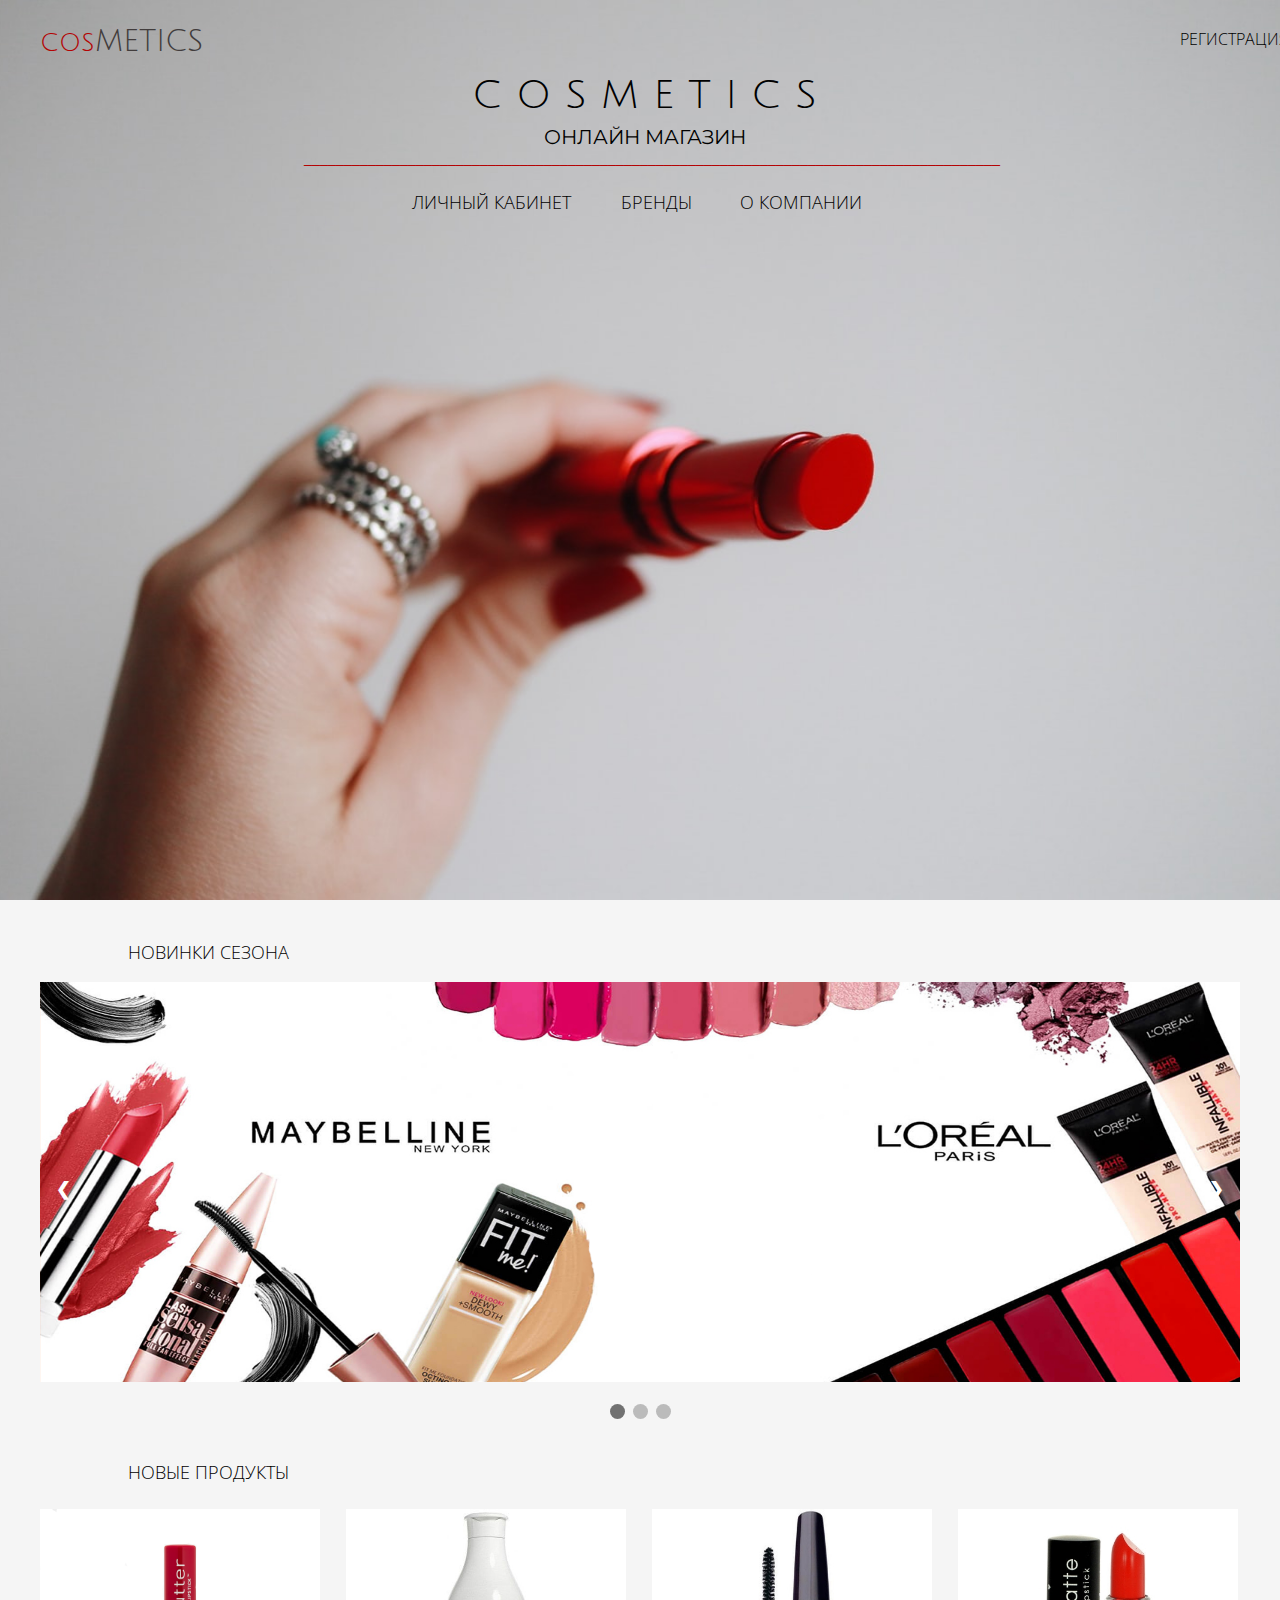
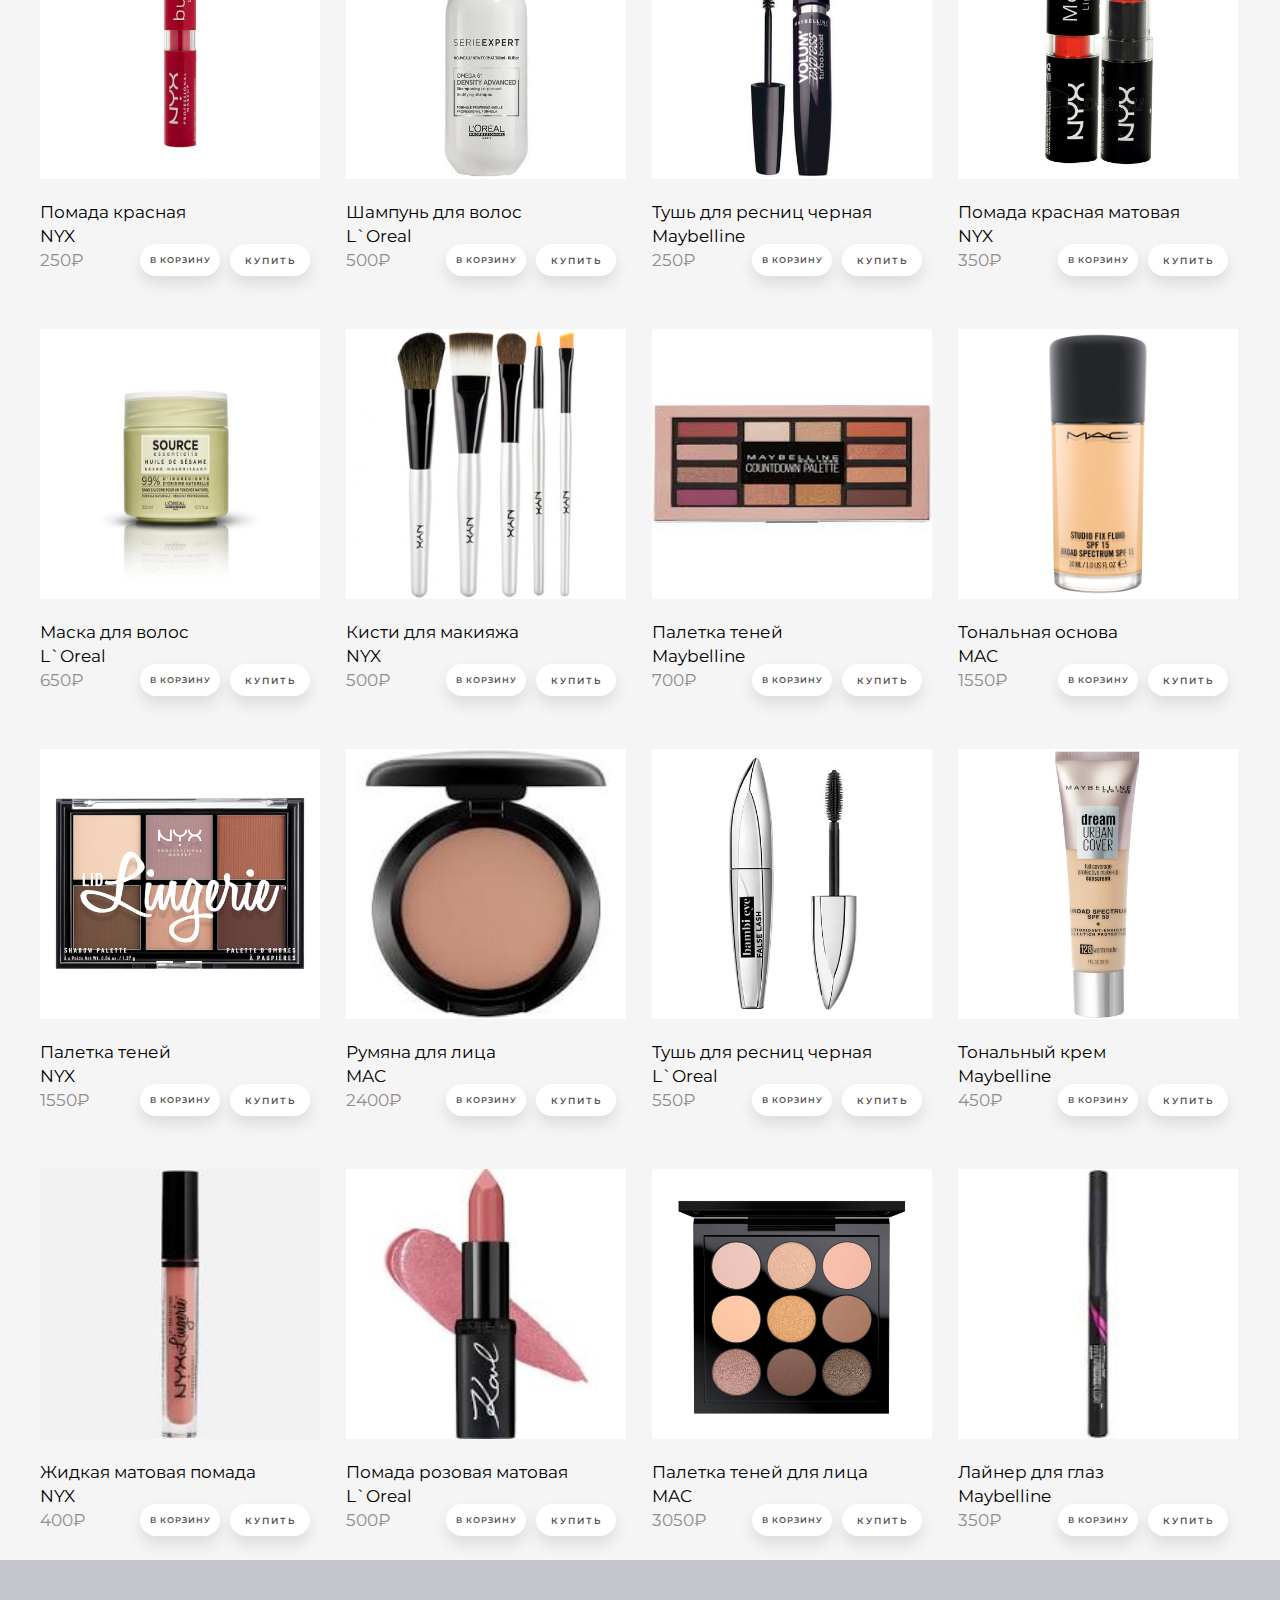
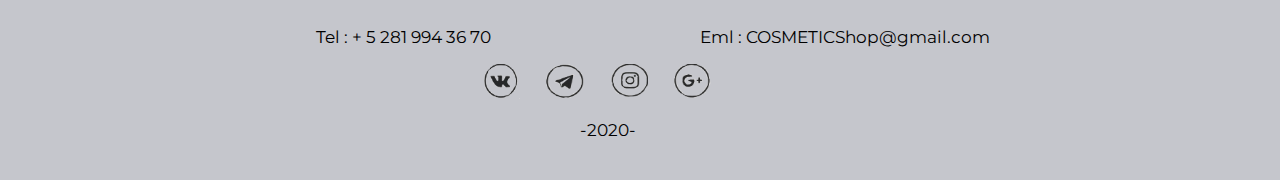
<file: index.html>
<!DOCTYPE html>
<html lang="en">
<head>
    <meta charset="UTF-8">
    <meta name="viewport" content="width=device-width, initial-scale=1.0">
    <title>BeautyUp</title>
    <link rel="stylesheet" href="main.css">
</head>

<body>
    <header>
        <div class="header_inform">
            <div class="nav">
                <p class="logo"><span>COS</span>METICS</p>
            </div>

            <div class="modal closeModal hide">
                <a href="#OpenModal" id="login">Регистрация</a>
                        <div id="openModal" class="modalDialog hide">
                               
                                <form class="transparent">
                                    <div class="form-inner">
                                        <!-- <a href="#close" title="Закрыть" class="close">X</a> -->
                                     <h3>Регистрация</h3>
                                      <label for="username">Имя пользователя</label>
                                      <input type="text" id="username">
                                      <label for="username">E`mail</label>
                                      <input type="text" id="email">
                                      <label for="password">Пароль</label>
                                      <input id="password" type="password">
                                      <h4>Если вы уже зарегистрированы в нашем интернет-магазине, вы можете <span>Войти в свой аккаунт</span> </h4>
                                      <input type="submit" value="ЗАРЕГИСТРИРОВАТЬСЯ">
                                   </div>
                                </form>
                        </div>
            </div>

            <h1 class="header_h">C o s m e t i c s</h1>
            <p class="header_p"> Онлайн магазин</p>
            <span class="cherta">_______________________________________________________________________________________</span>
        </div>
       
        <div class="menu">
            <ul class=g_menu>
                <li> <a href="My_acc.html" class="menu_link">Личный кабинет</a></li>
                    <li class="ff"> <a href="" class="menu_link">Бренды </a>
                        <ul class="submenu"style="margin-left:22px">
                            <li><a class="men" href="NYX.html">NYX </style></a></li>
                            <li><a class="men" href="MAC.html">MAC</a></li>
                            <li><a class="men" href="L`Oreal.html"style="left:-12px">L`Oreal</a></li>
                            <li><a class="men" href="Maybelline.html"style="left:-22px">Maybelline</a></li>
                            
                        </ul>
                    </li>
                <li><a href="about.html"class="menu_link" style="margin-left: 16px;">О компании</a></li>
           </ul>
        </div>
    </header>
    
    <section class="section1">
        <p class ="text1">Новинки сезона</p>
            <div class="slideshow-container">
                <!-- Full-width images with number and caption text -->
                <div class="mySlides fade">
                  <img src="img/m1.png" >
                </div>
              
                <div class="mySlides fade">
                  <img src="img/NYX3.png" >
                </div>
              
                <div class="mySlides fade">
                  <img src="img/p1.png" >
                </div>
              
                <!-- Next and previous buttons -->
                <a class="prev" onclick="plusSlides(-1)">&#10094;</a>
                <a class="next" onclick="plusSlides(1)">&#10095;</a>
              </div>
              <br>
              
              <!-- The dots/circles -->
              <div style="text-align:center">
                <span class="dot" onclick="currentSlide(1)"></span>
                <span class="dot" onclick="currentSlide(2)"></span>
                <span class="dot" onclick="currentSlide(3)"></span>
            </div>
        
    </section>

    <section class="section2">
        <p class ="text2">Новые продукты</p>
        <div class="product">
            <div class="foto_prod"style ="margin-top:7px">
                <img src="img/n1.png">
                <p class="text_prod">Помада красная<br><span class="brend">NYX</span><br><span class="price">250₽</span></p>
                <a class="btnPrice" href="">В корзину</a>     <a class="btnBuy" href="">Купить</a>
                </div> 
            <div class="foto_prod" style ="margin-top:7px">
                <img src="img/l1.png">
                <p class="text_prod">Шампунь для волос<br><span class="brend">L`Oreal</span><br><span class="price">500₽</span></p>
                <a class="btnPrice" href="">В корзину</a>  <a class="btnBuy" href="">Купить</a>
            </div> 
            <div class="foto_prod" style ="margin-top:7px">
                <img src="img/mm1.png">
                <p class="text_prod">Тушь для ресниц черная<br><span class="brend">Maybelline</span><br><span class="price">250₽</span></p>
                <a class="btnPrice" href="">В корзину</a>  <a class="btnBuy" href="">Купить</a>
            </div> 
            <div class="foto_prod" style="margin-right: 0px; margin-top: 7px;">
                <img src="img/n2.png">
                <p class="text_prod">Помада красная матовая<br><span class="brend">NYX</span><br><span class="price">350₽</span></p>
                <a class="btnPrice" href="">В корзину</a>  <a class="btnBuy" href="">Купить</a>
            </div> 

                <!--  -->
            <div class="foto_prod">
                <img src="img/l2.png">
                <p class="text_prod">Маска для волос<br><span class="brend">L`Oreal</span><br><span class="price">650₽</span></p>
                <a class="btnPrice" href="">В корзину</a>  <a class="btnBuy" href="">Купить</a>
                </div> 
            <div class="foto_prod">
                <img src="img/n3.png">
                <p class="text_prod">Кисти для макияжа<br><span class="brend">NYX</span><br><span class="price">500₽</span></p>
                <a class="btnPrice" href="">В корзину</a> <a class="btnBuy" href="">Купить</a>
            </div> 
            <div class="foto_prod">
                <img src="img/mm2.png">
                <p class="text_prod">Палетка теней<br><span class="brend">Maybelline</span><br><span class="price">700₽</span></p>
                <a class="btnPrice" href="">В корзину</a>  <a class="btnBuy" href="">Купить</a>
            </div> 
            <div class="foto_prod" style="margin-right: 0px;">
                <img src="img/mac1.png">
                <p class="text_prod">Тональная основа<br><span class="brend">MAC</span><br><span class="price">1550₽</span></p>
                <a class="btnPrice" href="">В корзину</a> <a class="btnBuy" href="">Купить</a>
            </div> 

                <!--  -->
            <div class="foto_prod">
                <img src="img/n4.png">
                <p class="text_prod">Палетка теней<br><span class="brend">NYX</span><br><span class="price">1550₽</span></p>
                <a class="btnPrice" href="">В корзину</a>  <a class="btnBuy" href="">Купить</a>
                </div> 
            <div class="foto_prod">
                <img src="img/mac2.png">
                <p class="text_prod">Румяна для лица<br><span class="brend">MAC</span><br><span class="price">2400₽</span></p>
                <a class="btnPrice" href="">В корзину</a> <a class="btnBuy" href="">Купить</a>
            </div> 
            <div class="foto_prod">
                <img src="img/l3.png">
                <p class="text_prod">Тушь для ресниц черная<br><span class="brend">L`Oreal</span><br><span class="price">550₽</span></p>
                <a class="btnPrice" href="">В корзину</a>  <a class="btnBuy" href="">Купить</a>
            </div> 
            <div class="foto_prod" style="margin-right: 0px;">
                <img src="img/mm3.png">
                <p class="text_prod">Тональный крем<br><span class="brend">Maybelline</span><br><span class="price">450₽</span></p>
                <a class="btnPrice" href="">В корзину</a> <a class="btnBuy" href="">Купить</a>
            </div> 

                <!--  -->
            <div class="foto_prod">
                <img src="img/n5.png">
                <p class="text_prod">Жидкая матовая помада<br><span class="brend">NYX</span><br><span class="price">400₽</span></p>
                <a class="btnPrice" href="">В корзину</a>  <a class="btnBuy" href="">Купить</a>
                </div> 
            <div class="foto_prod">
                <img src="img/l4.png">
                <p class="text_prod">Помада розовая матовая<br><span class="brend">L`Oreal</span><br><span class="price">500₽</span></p>
                <a class="btnPrice" href="">В корзину</a> <a class="btnBuy" href="">Купить</a>
            </div> 
            <div class="foto_prod">
                <img src="img/mac3.png">
                <p class="text_prod">Палетка теней для лица<br><span class="brend">MAC</span><br><span class="price">3050₽</span></p>
                <a class="btnPrice" href="">В корзину</a>  <a class="btnBuy" href="">Купить</a>
            </div> 
            <div class="foto_prod" style="margin-right: 0px;">
                <img src="img/mm4.png">
                <p class="text_prod">Лайнер для глаз<br><span class="brend">Maybelline</span><br><span class="price">350₽</span></p>
                <a class="btnPrice" href="">В корзину</a> <a class="btnBuy" href="">Купить</a>
            </div> 
        </div>
    </section>
    <section class="footer">
        <div class="end">
            <p class="f_text1">Tel : + 5 281 994 36 70</p> 
            <p class="f_text2">Eml : COSMETICShop@gmail.com</p>
            <div class="ceti">
                <a><img src="img/q1.png"></a>
                <a><img src="img/q2.png"></a>
                <a><img src="img/q3.png"></a>
                <a><img src="img/q4.png"></a>
            </div>
            <p class="f_text3">-2020-</p>
        </div>
    </section>
    <script src="main.js"></script>
</body>
</html>
</file>
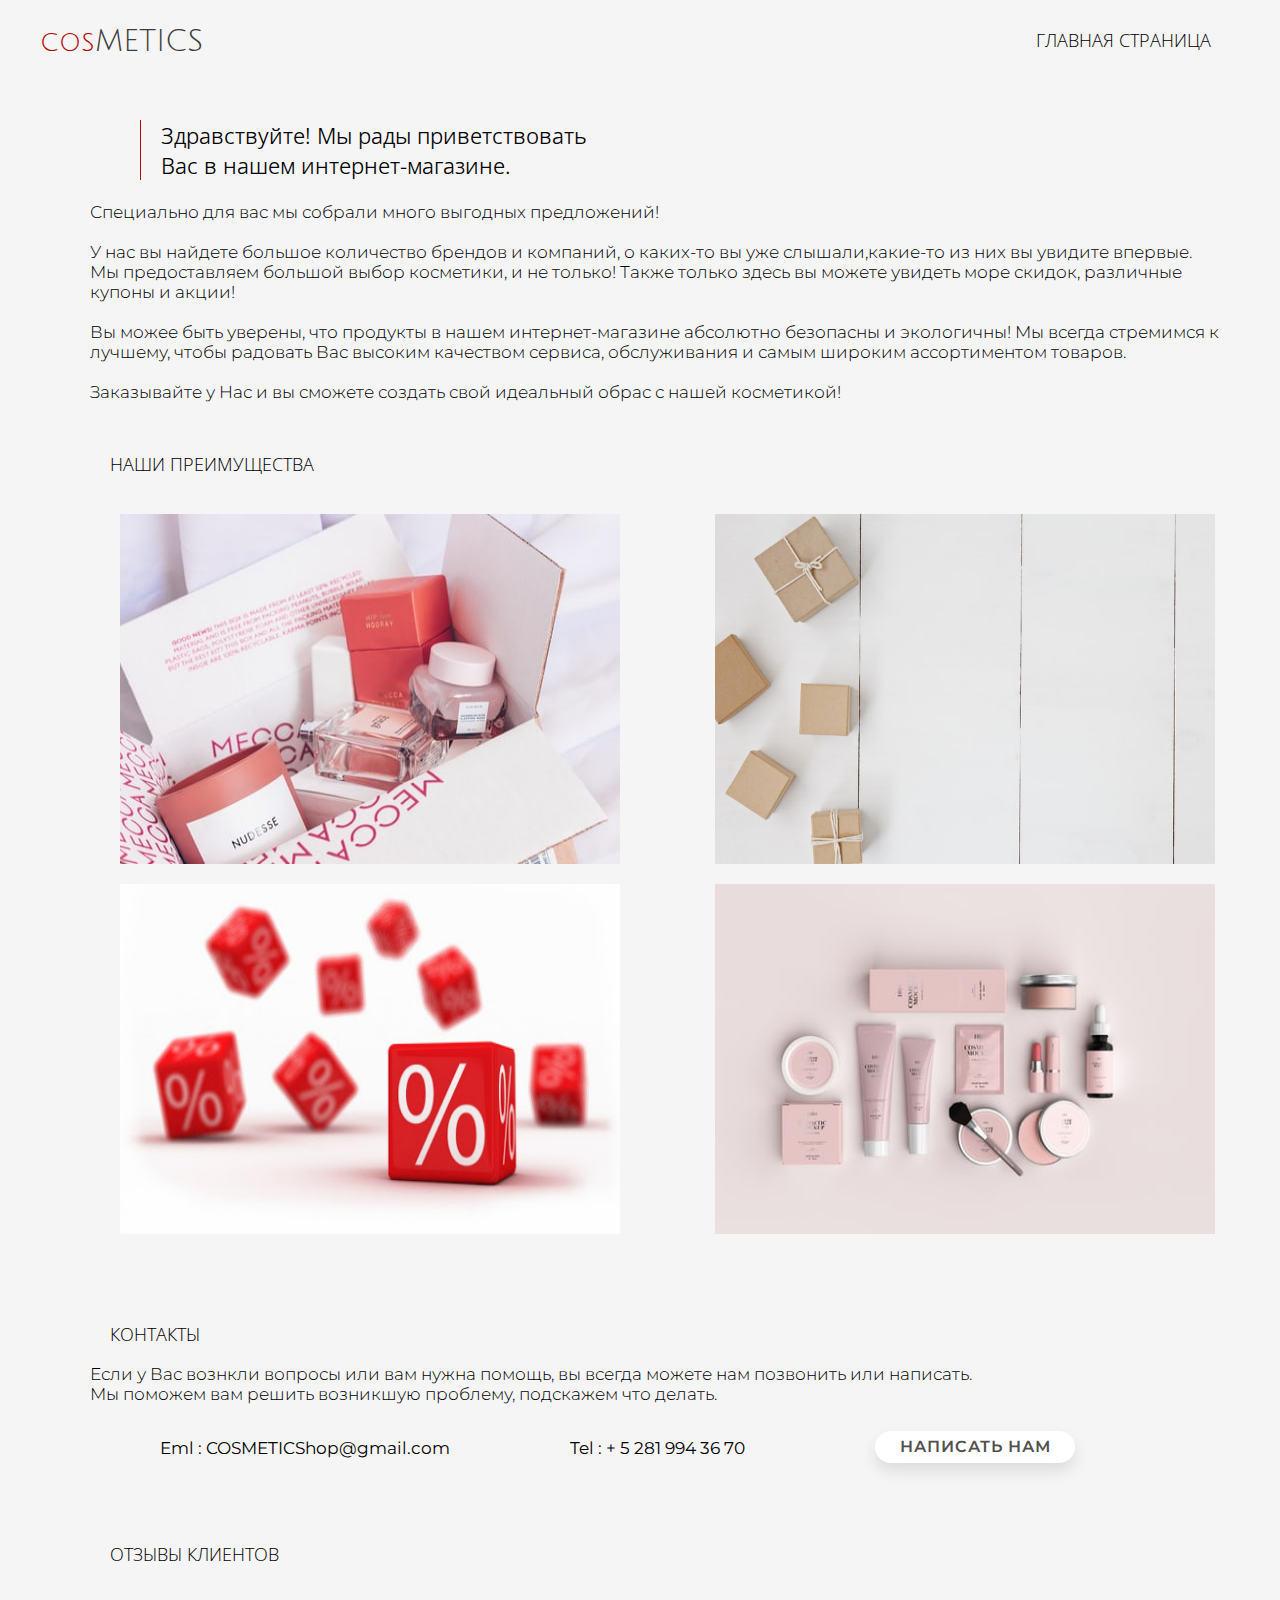
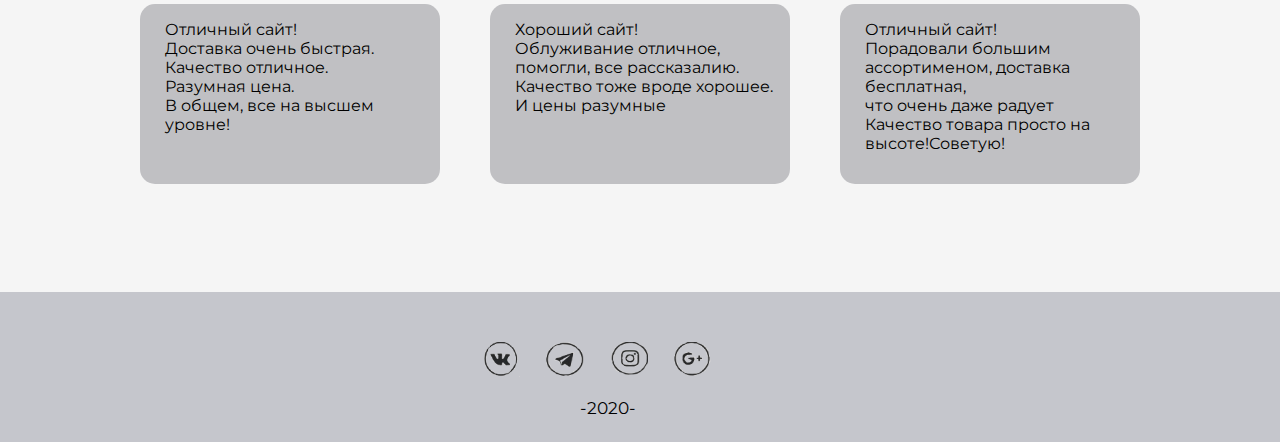
<file: about.html>
<!DOCTYPE html>
<html lang="en">
<head>
    <meta charset="UTF-8">
    <meta name="viewport" content="width=device-width, initial-scale=1.0">
    <title>Document</title>
    <link rel="stylesheet" href="css/about.css">
</head>
<body>
    <header class="hh">
        <div class="nav">
                <p class="logo"><span>COS</span>METICS</p>
            </div>
        <a href="index.html" class="menu_link" >Главная страница</a>
    </header>
    <section class="text">
        <!-- <div class="conteiner"> -->
            <p class="t1">
                Здравствуйте! Мы рады приветствовать<br>
                Вас в нашем интернет-магазине.</p>
            <p class="t2">
                Специально для вас мы собрали много выгодных предложений!<br><br>
                У нас вы найдете большое количество брендов и компаний, о каких-то вы уже слышали,какие-то из них вы увидите впервые.<br> Мы предоставляем большой выбор косметики, и не только! Также только здесь вы можете увидеть море скидок, различные купоны и акции!<br><br>
                Вы можее быть уверены, что продукты в нашем интернет-магазине абсолютно безопасны и экологичны! Мы всегда стремимся к лучшему, чтобы радовать Вас высоким качеством сервиса, обслуживания и самым широким ассортиментом товаров.<br><br>
                Заказывайте у Нас и вы сможете создать свой идеальный обрас с нашей косметикой!</p>
        <!-- </div> -->
    </section>
    <section class="section2">
        <p class ="text2">Наши преимущества</p>
        <div class="product">
            <div class="thumbs" style ="margin-top:20px">
                <img src="img/sh.png">
                <div class="caption">
                    <span class="info">ШИРОКИЙ АССОРТИМЕНТ</span>
                </div>
            </div>
            <div class="thumbs" style ="margin-top:20px">
                <img src="img/dost.png">
                <div class="caption">
                    <span class="info">БЫСТРАЯ И БЕСПЛАТНАЯ ДОСТАВКА</span>
                </div>
            </div>
            <div class="thumbs" style ="margin-top:20px">
                <img src="img/bon.png">
                <div class="caption">
                    <span class="info">СКИДКИ И БОНУСЫ</span>
                </div>
            </div>
            <div class="thumbs" style ="margin-top:20px">
                <img src="img/kach.png">
                <div class="caption">
                    <span class="info">КАЧЕСТВЕННЫЕ ПРОДУКТЫ</span>
                </div>
            </div>
           
        </div>
    </section>
    <section class="section3">
        <p class ="text3">Контакты</p>
        <p class="t3">Если у Вас вознкли вопросы или вам нужна помощь, вы всегда можете нам позвонить или написать.<br> Мы поможем вам решить возникшую проблему, подскажем что делать.</p>
        <p class="t_text2">Eml : COSMETICShop@gmail.com</p>
        <p class="t_text1">Tel : + 5 281 994 36 70</p> 
        
        <div class="modal closeModal hide">
            <a id="btnMass" href="#OpenMass">Написать нам</a> 
                    <div id="openMass" class="modalDialog hide">
                           
                            <form class="transparent">
                                <div class="form-inner">

                                  <h3>Написать нам</h3>
                                  <label for="username">Имя пользователя</label>
                                  <input type="text" id="username">
                                  <label for="username">E`mail</label>
                                  <input type="text" id="email">
                                  <label for="sms">Сообщение</label>
                                  <input id="sms" type="text">
                                  <input type="submit" value="ОТПРАВИТЬ">
                               </div>
                            </form>
                    </div>
        </div>


    </section>
    <section class="section4">
        <p class ="text4">Отзывы клиентов</p>
        <div class="otz">
            <div class="oo1">
                <p class="o1">
                    Отличный сайт!<br>
                    Доставка очень быстрая. Качество отличное.<br>
                    Разумная цена.<br>
                    В общем, все на высшем уровне!<br>
                </p>
            </div>
            <div class="oo2">
                <p class="o2">
                    Хороший сайт!<br>
                    Облуживание отличное, помогли, все рассказалию.<br>
                    Качество тоже вроде хорошее.<br>
                    И цены разумные<br>
                </p>
            </div>
            <div class="oo3">
                <p class="o3">
                    Отличный сайт!<br>
                    Порадовали большим ассортименом, доставка бесплатная,<br>
                    что очень даже радует<br>
                    Качество товара просто на высоте!Советую!<br>
                </p>
            </div>
        </div>
    </section>
    <section class="footer">
        <div class="end">
            <div class="ceti">
                <a><img src="img/q1.png"></a>
                <a><img src="img/q2.png"></a>
                <a><img src="img/q3.png"></a>
                <a><img src="img/q4.png"></a>
            </div>
            <p class="f_text3">-2020-</p>
        </div>
    </section>
    <script src="class.js"></script>
</body>
</html>
</file>
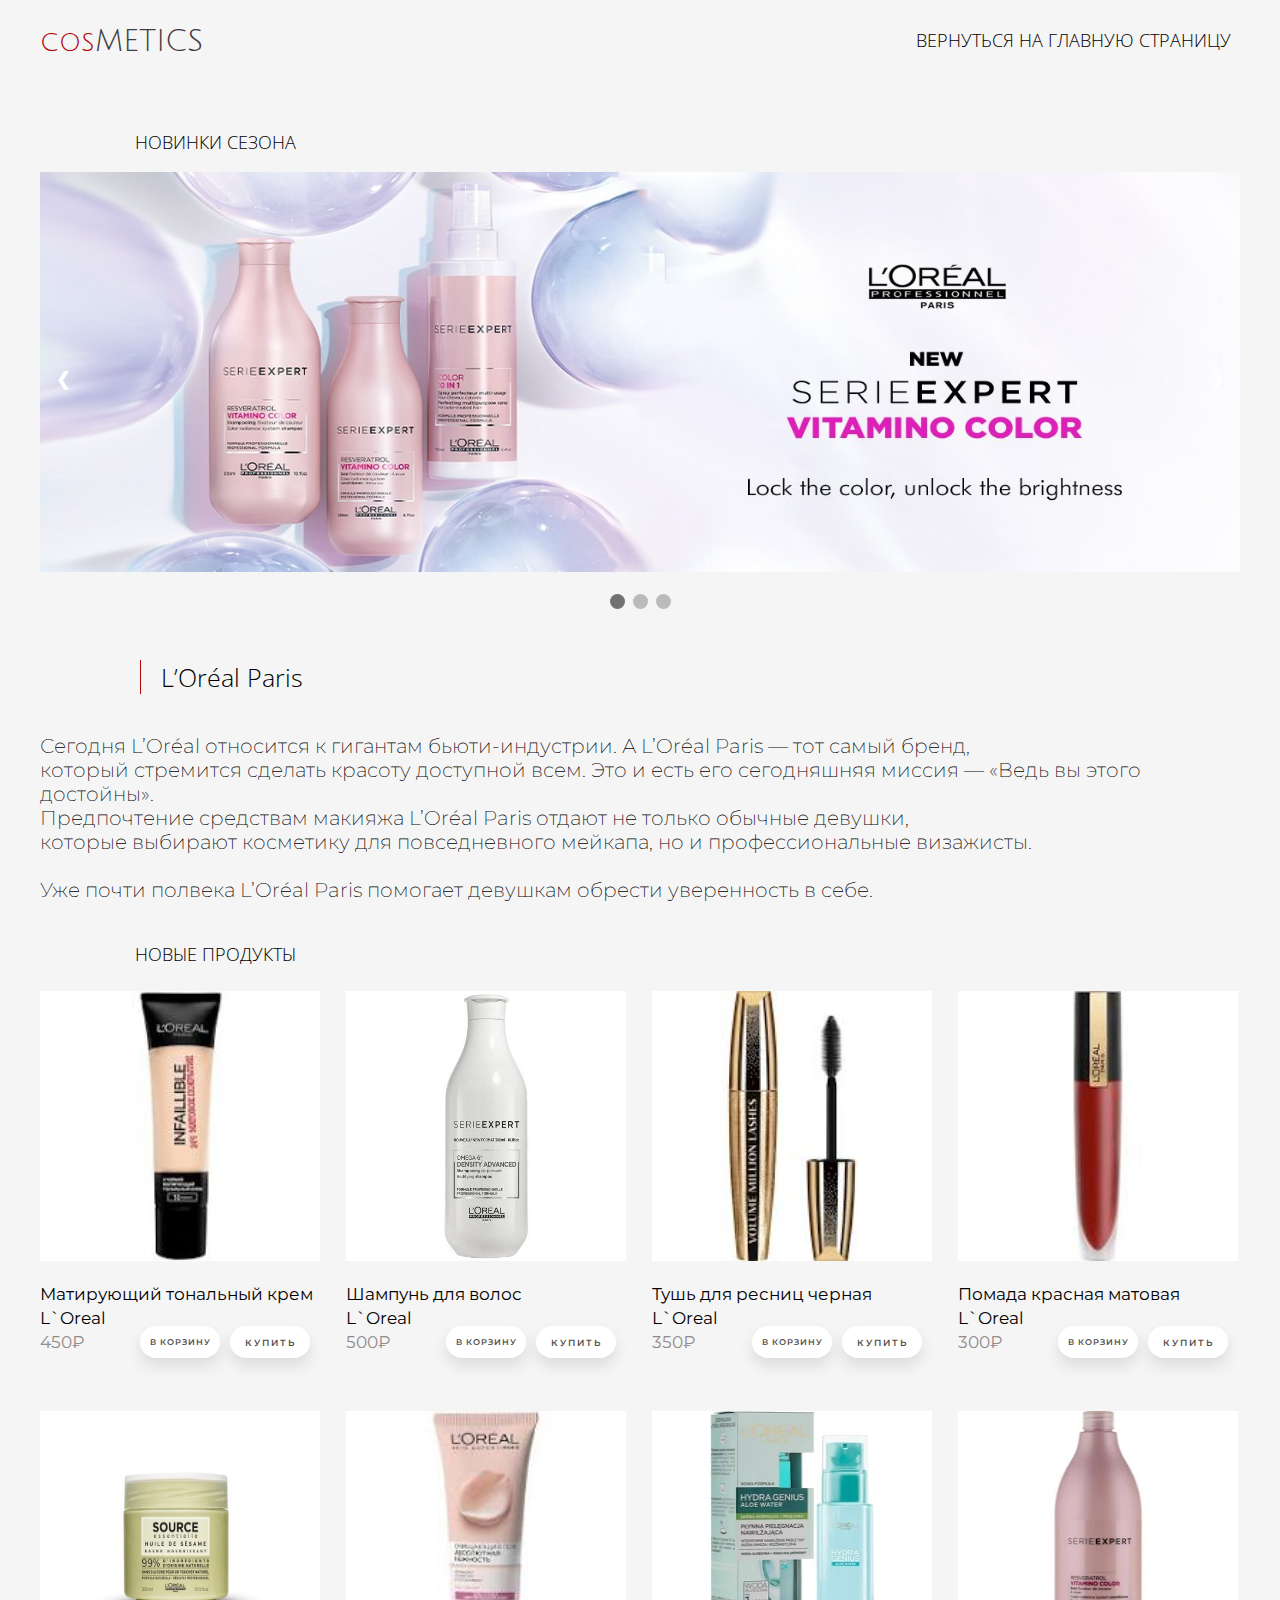
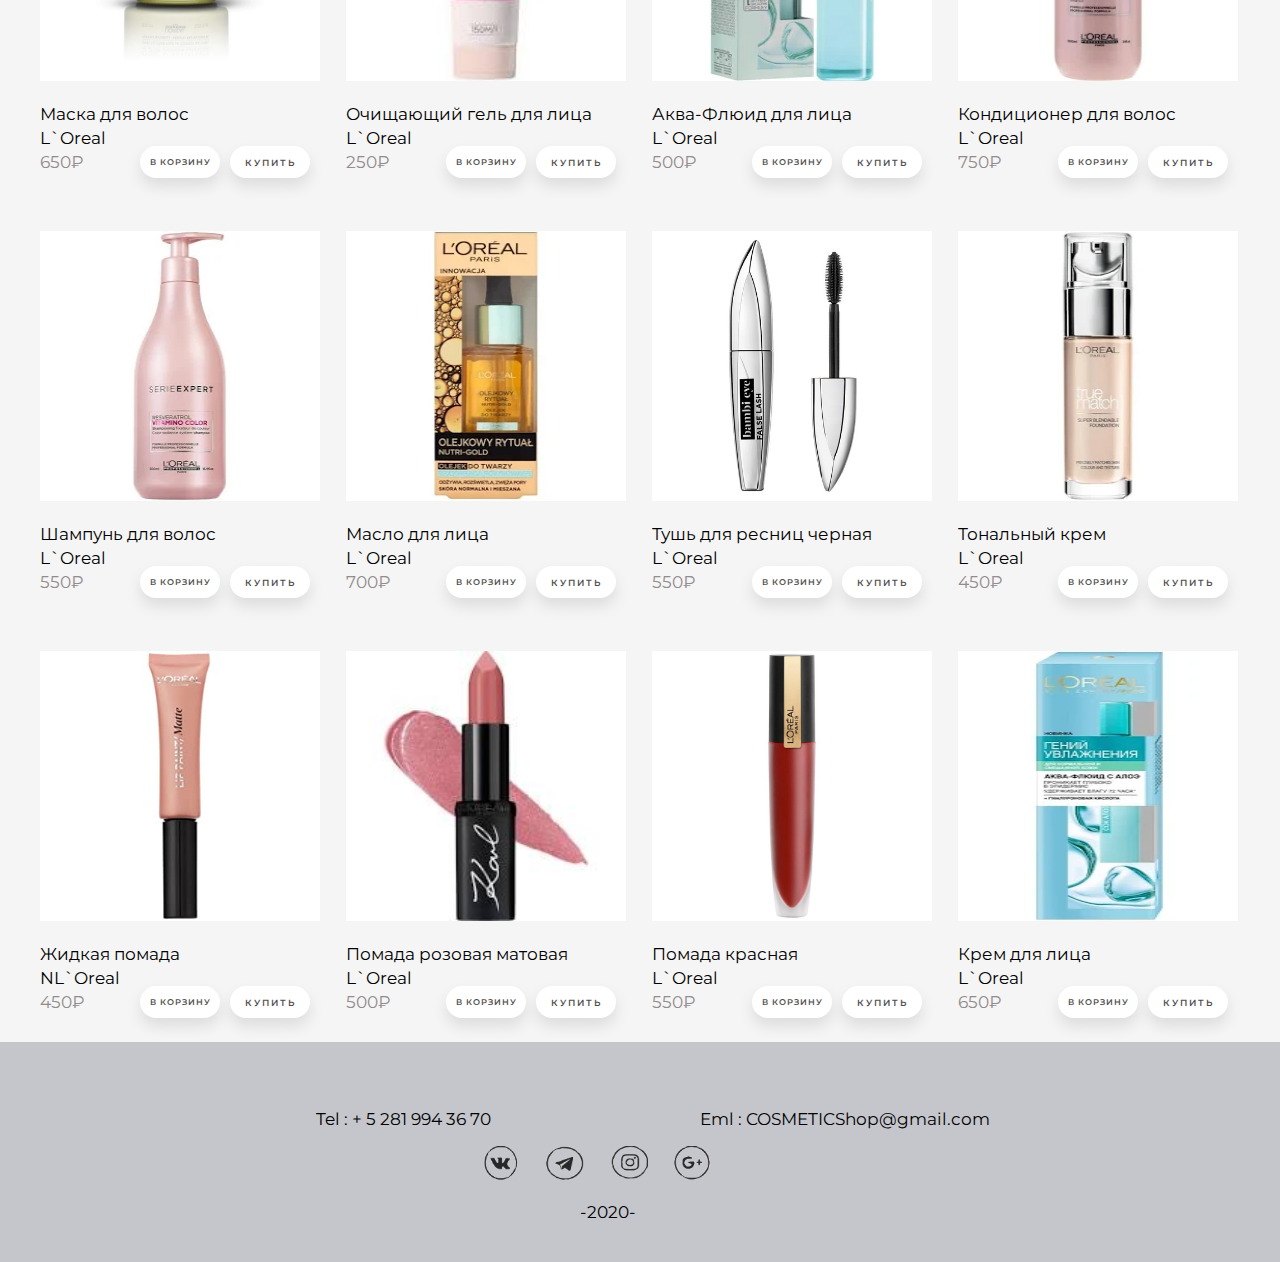
<file: L`Oreal.html>
<!DOCTYPE html>
<html lang="en">
<head>
    <meta charset="UTF-8">
    <meta name="viewport" content="width=
    , initial-scale=1.0">
    <title>Document</title>
    <link rel="stylesheet" href="css/L`Oreal.css">
</head>
<body>
    <header>
        <div class="header_inform">
        <div class="nav">
          <p class="logo"><span>COS</span>METICS</p>
        </div>
        <a href="index.html" class="menu_link" >Вернуться на главную страницу</a>
        </div>
    </header>
    <section class="section1">
        <p class ="text1">Новинки сезона</p>
            <div class="slideshow-container">
                <!-- Full-width images with number and caption text -->
                <div class="mySlides fade">
                  <img src="img/Loreal2.png" >
                </div>
              
                <div class="mySlides fade">
                  <img src="img/Loreal3.png" >
                </div>
              
                <div class="mySlides fade">
                  <img src="img/Loreal1.png" >
                </div>
              
                <!-- Next and previous buttons -->
                <a class="prev" onclick="plusSlides(-1)">&#10094;</a>
                <a class="next" onclick="plusSlides(1)">&#10095;</a>
              </div>
              <br>
              
              <!-- The dots/circles -->
              <div style="text-align:center">
                <span class="dot" onclick="currentSlide(1)"></span>
                <span class="dot" onclick="currentSlide(2)"></span>
                <span class="dot" onclick="currentSlide(3)"></span>
            </div>
    </section>
    <section class="textt">
        <div class="t_text">
            <span class="tt"> L’Oréal Paris <br></span>
            <p class="text">Сегодня L’Oréal относится к гигантам бьюти-индустрии. А L’Oréal Paris — тот самый бренд, <br>который стремится сделать красоту доступной всем. Это и есть его сегодняшняя миссия — «Ведь вы этого достойны».<br>
                Предпочтение средствам макияжа L’Oréal Paris отдают не только обычные девушки, <br>которые выбирают косметику для повседневного мейкапа, но и профессиональные визажисты.<br>
                <br>Уже почти полвека L’Oréal Paris помогает девушкам обрести уверенность в себе.
                </p>
        </div>
    </section>
    <section class="section2">
        <p class ="text2">Новые продукты</p>
        <div class="product">
            <div class="foto_prod"style ="margin-top:7px">
                <img src="img/l5.png">
                <p class="text_prod">Матирующий тональный крем<br><span class="brend">L`Oreal</span><br><span class="price">450₽</span></p>
                <a class="btnPrice" href="">В корзину</a>     <a class="btnBuy" href="">Купить</a>
                </div> 
            <div class="foto_prod" style ="margin-top:7px">
                <img src="img/l1.png">
                <p class="text_prod">Шампунь для волос<br><span class="brend">L`Oreal</span><br><span class="price">500₽</span></p>
                <a class="btnPrice" href="">В корзину</a>  <a class="btnBuy" href="">Купить</a>
            </div> 
            <div class="foto_prod" style ="margin-top:7px">
                <img src="img/l6.png">
                <p class="text_prod">Тушь для ресниц черная<br><span class="brend">L`Oreal</span><br><span class="price">350₽</span></p>
                <a class="btnPrice" href="">В корзину</a>  <a class="btnBuy" href="">Купить</a>
            </div> 
            <div class="foto_prod" style="margin-right: 0px; margin-top: 7px;">
                <img src="img/l7.png">
                <p class="text_prod">Помада красная матовая<br><span class="brend">L`Oreal</span><br><span class="price">300₽</span></p>
                <a class="btnPrice" href="">В корзину</a>  <a class="btnBuy" href="">Купить</a>
            </div> 

                <!--  -->
            <div class="foto_prod">
                <img src="img/l2.png">
                <p class="text_prod">Маска для волос<br><span class="brend">L`Oreal</span><br><span class="price">650₽</span></p>
                <a class="btnPrice" href="">В корзину</a>  <a class="btnBuy" href="">Купить</a>
                </div> 
            <div class="foto_prod">
                <img src="img/l8.png">
                <p class="text_prod">Очищающий гель для лица<br><span class="brend">L`Oreal</span><br><span class="price">250₽</span></p>
                <a class="btnPrice" href="">В корзину</a> <a class="btnBuy" href="">Купить</a>
            </div> 
            <div class="foto_prod">
                <img src="img/l10.png">
                <p class="text_prod">Аква-Флюид для лица<br><span class="brend">L`Oreal</span><br><span class="price">500₽</span></p>
                <a class="btnPrice" href="">В корзину</a>  <a class="btnBuy" href="">Купить</a>
            </div> 
            <div class="foto_prod" style="margin-right: 0px;">
                <img src="img/l9.png">
                <p class="text_prod">Кондиционер для волос<br><span class="brend">L`Oreal</span><br><span class="price">750₽</span></p>
                <a class="btnPrice" href="">В корзину</a> <a class="btnBuy" href="">Купить</a>
            </div> 

                <!--  -->
            <div class="foto_prod">
                <img src="img/l12.png">
                <p class="text_prod">Шампунь для волос<br><span class="brend">L`Oreal</span><br><span class="price">550₽</span></p>
                <a class="btnPrice" href="">В корзину</a>  <a class="btnBuy" href="">Купить</a>
                </div> 
            <div class="foto_prod">
                <img src="img/l13.png">
                <p class="text_prod">Масло для лица<br><span class="brend">L`Oreal</span><br><span class="price">700₽</span></p>
                <a class="btnPrice" href="">В корзину</a> <a class="btnBuy" href="">Купить</a>
            </div> 
            <div class="foto_prod">
                <img src="img/l3.png">
                <p class="text_prod">Тушь для ресниц черная<br><span class="brend">L`Oreal</span><br><span class="price">550₽</span></p>
                <a class="btnPrice" href="">В корзину</a>  <a class="btnBuy" href="">Купить</a>
            </div> 
            <div class="foto_prod" style="margin-right: 0px;">
                <img src="img/l11.png">
                <p class="text_prod">Тональный крем<br><span class="brend">L`Oreal</span><br><span class="price">450₽</span></p>
                <a class="btnPrice" href="">В корзину</a> <a class="btnBuy" href="">Купить</a>
            </div> 

                <!--  -->
            <div class="foto_prod">
                <img src="img/l14.png">
                <p class="text_prod">Жидкая помада<br><span class="brend">NL`Oreal</span><br><span class="price">450₽</span></p>
                <a class="btnPrice" href="">В корзину</a>  <a class="btnBuy" href="">Купить</a>
                </div> 
            <div class="foto_prod">
                <img src="img/l4.png">
                <p class="text_prod">Помада розовая матовая<br><span class="brend">L`Oreal</span><br><span class="price">500₽</span></p>
                <a class="btnPrice" href="">В корзину</a> <a class="btnBuy" href="">Купить</a>
            </div> 
            <div class="foto_prod">
                <img src="img/l15.png">
                <p class="text_prod">Помада красная<br><span class="brend">L`Oreal</span><br><span class="price">550₽</span></p>
                <a class="btnPrice" href="">В корзину</a>  <a class="btnBuy" href="">Купить</a>
            </div> 
            <div class="foto_prod" style="margin-right: 0px;">
                <img src="img/l16.png">
                <p class="text_prod">Крем для лица<br><span class="brend">L`Oreal</span><br><span class="price">650₽</span></p>
                <a class="btnPrice" href="">В корзину</a> <a class="btnBuy" href="">Купить</a>
            </div> 
        </div>
    </section>
  <section class="footer">
      <div class="end">
          <p class="f_text1">Tel : + 5 281 994 36 70</p> 
          <p class="f_text2">Eml : COSMETICShop@gmail.com</p>
          <div class="ceti">
              <a><img src="img/q1.png"></a>
              <a><img src="img/q2.png"></a>
              <a><img src="img/q3.png"></a>
              <a><img src="img/q4.png"></a>
          </div>
          <p class="f_text3">-2020-</p>
      </div>
  </section>
    <script src="main.js"></script>
</body>
</html>
</file>
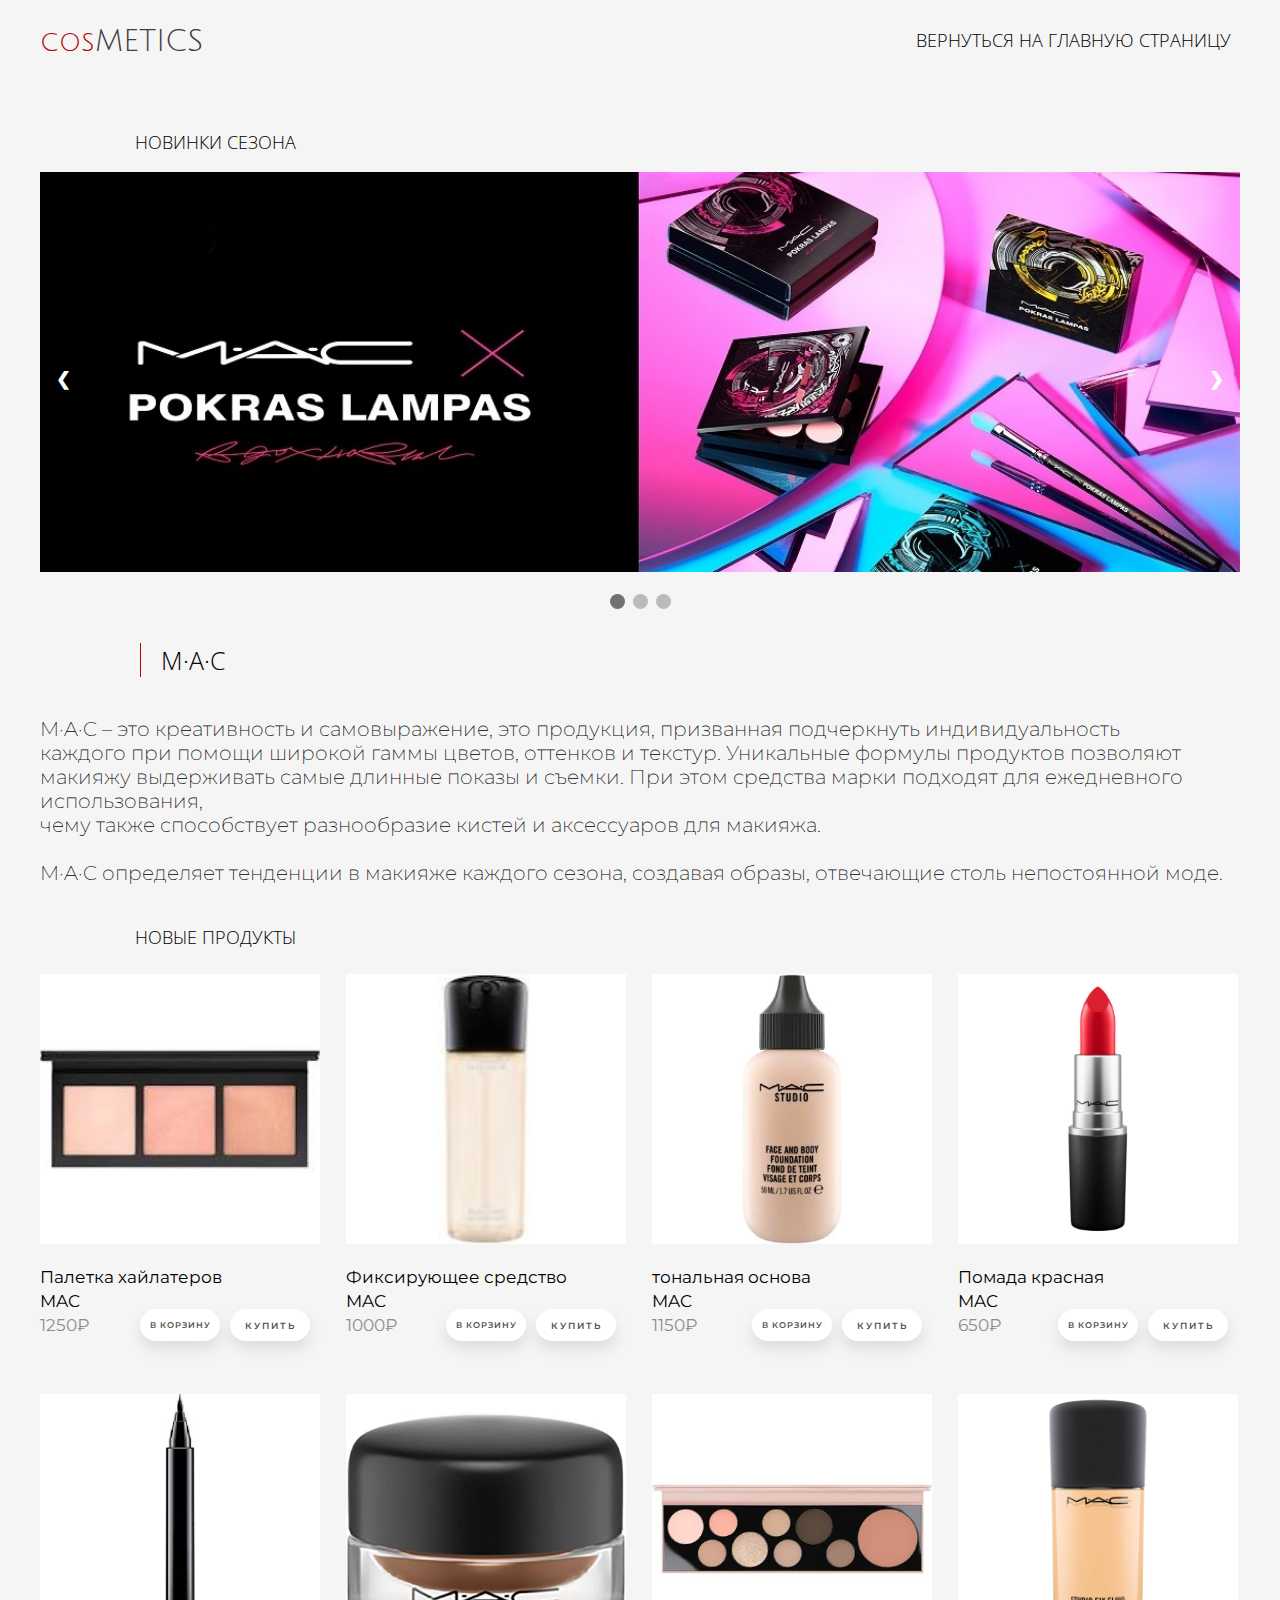
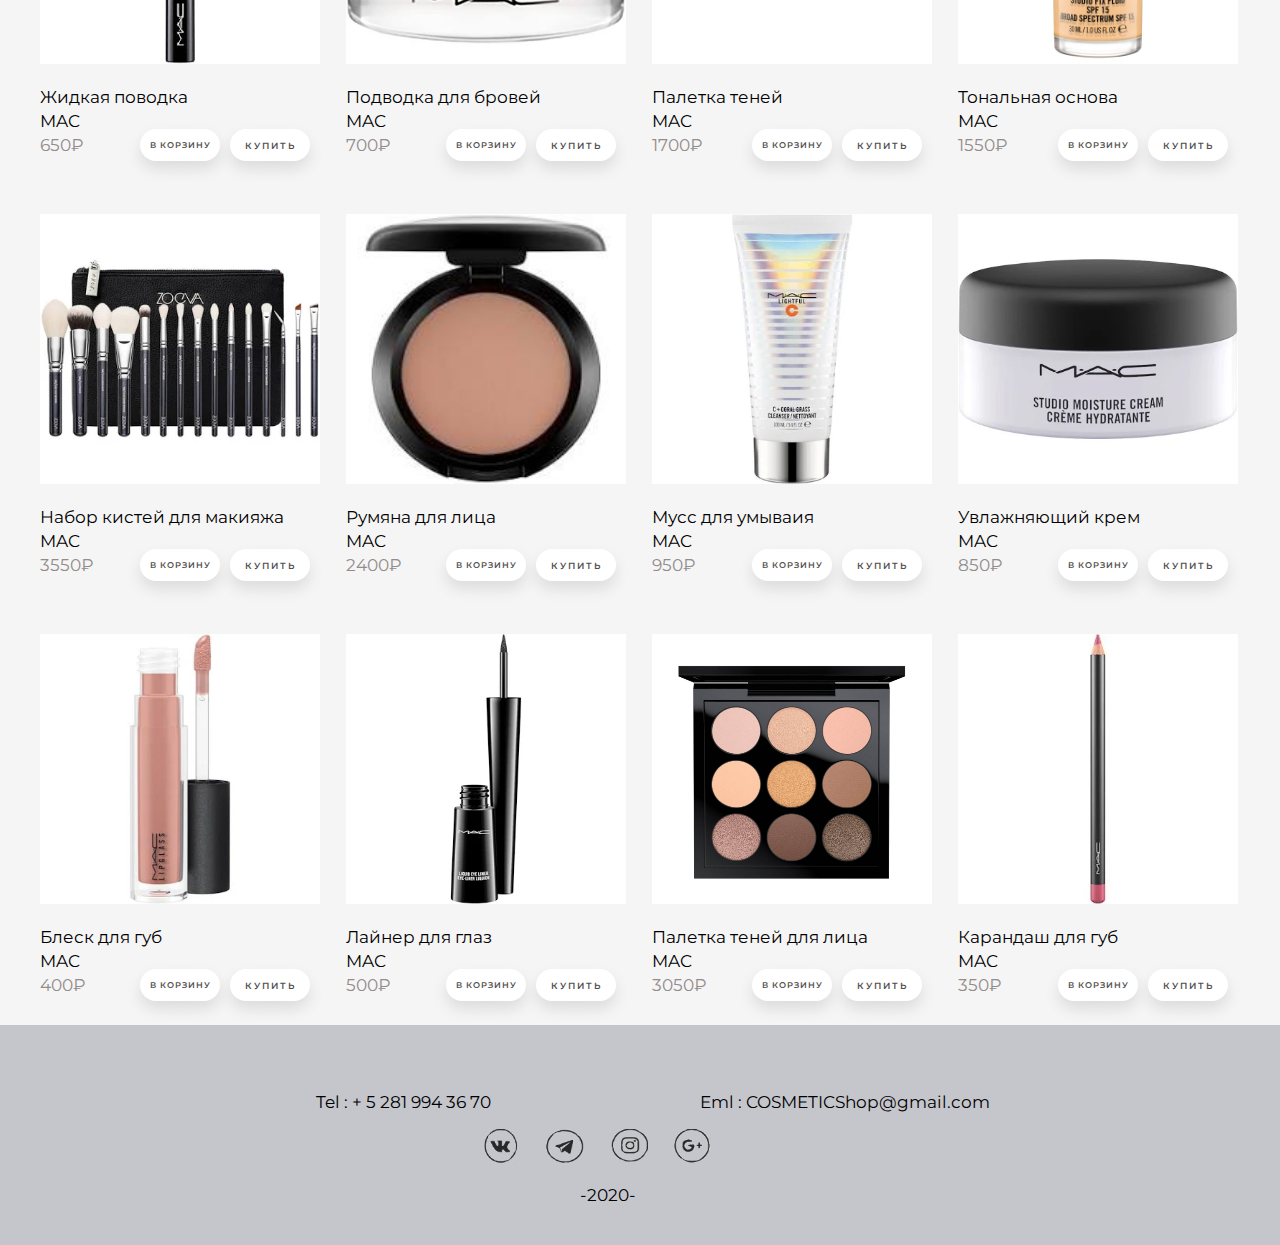
<file: MAC.html>
<!DOCTYPE html>
<html lang="en">
<head>
    <meta charset="UTF-8">
    <meta name="viewport" content="width=
    , initial-scale=1.0">
    <title>Document</title>
    <link rel="stylesheet" href="css/MAC.css">
</head>
<body>
    <header>
        <div class="header_inform">
        <div class="nav">
          <p class="logo"><span>COS</span>METICS</p>
        </div>
        <a href="index.html" class="menu_link" >Вернуться на главную страницу</a>
        </div>
    </header>
    <section class="section1">
        <p class ="text1">Новинки сезона</p>
            <div class="slideshow-container">
                <!-- Full-width images with number and caption text -->
                <div class="mySlides fade">
                  <img src="img/MAC2.png" >
                </div>
              
                <div class="mySlides fade">
                  <img src="img/MAC3.png" >
                </div>
              
                <div class="mySlides fade">
                  <img src="img/MAC1.png" >
                </div>
              
                <!-- Next and previous buttons -->
                <a class="prev" onclick="plusSlides(-1)">&#10094;</a>
                <a class="next" onclick="plusSlides(1)">&#10095;</a>
              </div>
              <br>
              
              <!-- The dots/circles -->
              <div style="text-align:center">
                <span class="dot" onclick="currentSlide(1)"></span>
                <span class="dot" onclick="currentSlide(2)"></span>
                <span class="dot" onclick="currentSlide(3)"></span>
            </div>
    </section>
    <section class="textt">
        <div class="t_text">
            <span class="tt"> M·A·C <br></span>
            <p class="text">M·A·C – это креативность и самовыражение, это продукция, призванная подчеркнуть индивидуальность<br> каждого при помощи широкой гаммы цветов, оттенков и текстур. Уникальные формулы продуктов позволяют <br>макияжу выдерживать самые длинные показы и съемки. При этом средства марки подходят для ежедневного использования, <br>чему также способствует разнообразие кистей и аксессуаров для макияжа.<br><br>
                M·A·C определяет тенденции в макияже каждого сезона, создавая образы, отвечающие столь непостоянной моде.</p>
        </div>
    </section>
    <section class="section2">
        <p class ="text2">Новые продукты</p>
        <div class="product">
            <div class="foto_prod"style ="margin-top:7px">
                <img src="img/mac4.png">
                <p class="text_prod">Палетка хайлатеров<br><span class="brend">MAC</span><br><span class="price">1250₽</span></p>
                <a class="btnPrice" href="">В корзину</a>     <a class="btnBuy" href="">Купить</a>
                </div> 
            <div class="foto_prod" style ="margin-top:7px">
                <img src="img/mac5.png">
                <p class="text_prod">Фиксирующее средство<br><span class="brend">MAC</span><br><span class="price">1000₽</span></p>
                <a class="btnPrice" href="">В корзину</a>  <a class="btnBuy" href="">Купить</a>
            </div> 
            <div class="foto_prod" style ="margin-top:7px">
                <img src="img/mac7.png">
                <p class="text_prod">тональная основа<br><span class="brend">MAC</span><br><span class="price">1150₽</span></p>
                <a class="btnPrice" href="">В корзину</a>  <a class="btnBuy" href="">Купить</a>
            </div> 
            <div class="foto_prod" style="margin-right: 0px; margin-top: 7px;">
                <img src="img/mac6.png">
                <p class="text_prod">Помада красная <br><span class="brend">MAC</span><br><span class="price">650₽</span></p>
                <a class="btnPrice" href="">В корзину</a>  <a class="btnBuy" href="">Купить</a>
            </div> 

                <!--  -->
            <div class="foto_prod">
                <img src="img/mac8.png">
                <p class="text_prod">Жидкая поводка<br><span class="brend">MAC</span><br><span class="price">650₽</span></p>
                <a class="btnPrice" href="">В корзину</a>  <a class="btnBuy" href="">Купить</a>
                </div> 
            <div class="foto_prod">
                <img src="img/mac9.png">
                <p class="text_prod">Подводка для бровей<br><span class="brend">MAC</span><br><span class="price">700₽</span></p>
                <a class="btnPrice" href="">В корзину</a> <a class="btnBuy" href="">Купить</a>
            </div> 
            <div class="foto_prod">
                <img src="img/mac10.png">
                <p class="text_prod">Палетка теней<br><span class="brend">MAC</span><br><span class="price">1700₽</span></p>
                <a class="btnPrice" href="">В корзину</a>  <a class="btnBuy" href="">Купить</a>
            </div> 
            <div class="foto_prod" style="margin-right: 0px;">
                <img src="img/mac1.png">
                <p class="text_prod">Тональная основа<br><span class="brend">MAC</span><br><span class="price">1550₽</span></p>
                <a class="btnPrice" href="">В корзину</a> <a class="btnBuy" href="">Купить</a>
            </div> 

                <!--  -->
            <div class="foto_prod">
                <img src="img/mac11.png">
                <p class="text_prod">Набор кистей для макияжа<br><span class="brend">MAC</span><br><span class="price">3550₽</span></p>
                <a class="btnPrice" href="">В корзину</a>  <a class="btnBuy" href="">Купить</a>
                </div> 
            <div class="foto_prod">
                <img src="img/mac2.png">
                <p class="text_prod">Румяна для лица<br><span class="brend">MAC</span><br><span class="price">2400₽</span></p>
                <a class="btnPrice" href="">В корзину</a> <a class="btnBuy" href="">Купить</a>
            </div> 
            <div class="foto_prod">
                <img src="img/mac12.png">
                <p class="text_prod">Мусс для умываия<br><span class="brend">MAC</span><br><span class="price">950₽</span></p>
                <a class="btnPrice" href="">В корзину</a>  <a class="btnBuy" href="">Купить</a>
            </div> 
            <div class="foto_prod" style="margin-right: 0px;">
                <img src="img/mac13.png">
                <p class="text_prod">Увлажняющий крем<br><span class="brend">MAC</span><br><span class="price">850₽</span></p>
                <a class="btnPrice" href="">В корзину</a> <a class="btnBuy" href="">Купить</a>
            </div> 

                <!--  -->
            <div class="foto_prod">
                <img src="img/mac14.png">
                <p class="text_prod">Блеск для губ<br><span class="brend">MAC</span><br><span class="price">400₽</span></p>
                <a class="btnPrice" href="">В корзину</a>  <a class="btnBuy" href="">Купить</a>
                </div> 
            <div class="foto_prod">
                <img src="img/mac15.png">
                <p class="text_prod">Лайнер для глаз<br><span class="brend">MAC</span><br><span class="price">500₽</span></p>
                <a class="btnPrice" href="">В корзину</a> <a class="btnBuy" href="">Купить</a>
            </div> 
            <div class="foto_prod">
                <img src="img/mac3.png">
                <p class="text_prod">Палетка теней для лица<br><span class="brend">MAC</span><br><span class="price">3050₽</span></p>
                <a class="btnPrice" href="">В корзину</a>  <a class="btnBuy" href="">Купить</a>
            </div> 
            <div class="foto_prod" style="margin-right: 0px;">
                <img src="img/mac16.png">
                <p class="text_prod">Карандаш для губ<br><span class="brend">MAC</span><br><span class="price">350₽</span></p>
                <a class="btnPrice" href="">В корзину</a> <a class="btnBuy" href="">Купить</a>
            </div> 
        </div>
    </section>
  <section class="footer">
      <div class="end">
          <p class="f_text1">Tel : + 5 281 994 36 70</p> 
          <p class="f_text2">Eml : COSMETICShop@gmail.com</p>
          <div class="ceti">
              <a><img src="img/q1.png"></a>
              <a><img src="img/q2.png"></a>
              <a><img src="img/q3.png"></a>
              <a><img src="img/q4.png"></a>
          </div>
          <p class="f_text3">-2020-</p>
      </div>
  </section>
    <script src="main.js"></script>
</body>
</html>
</file>
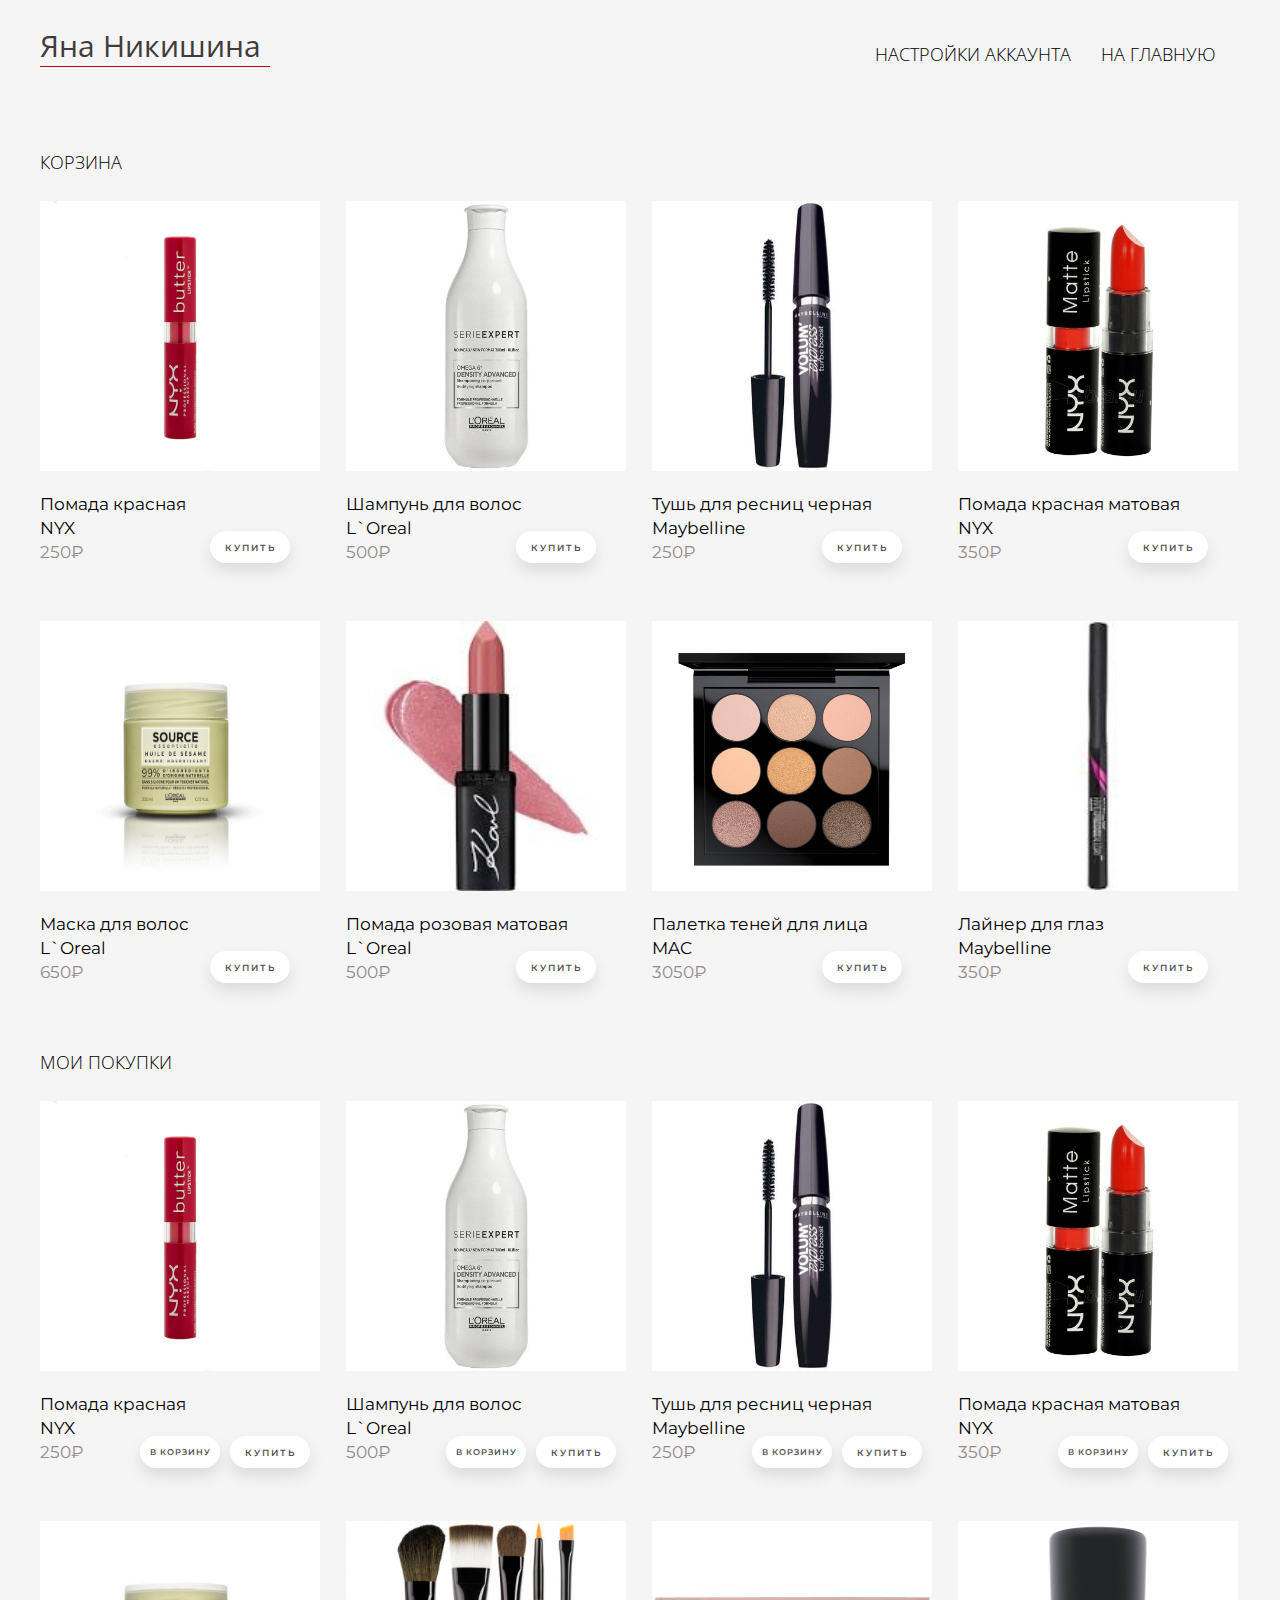
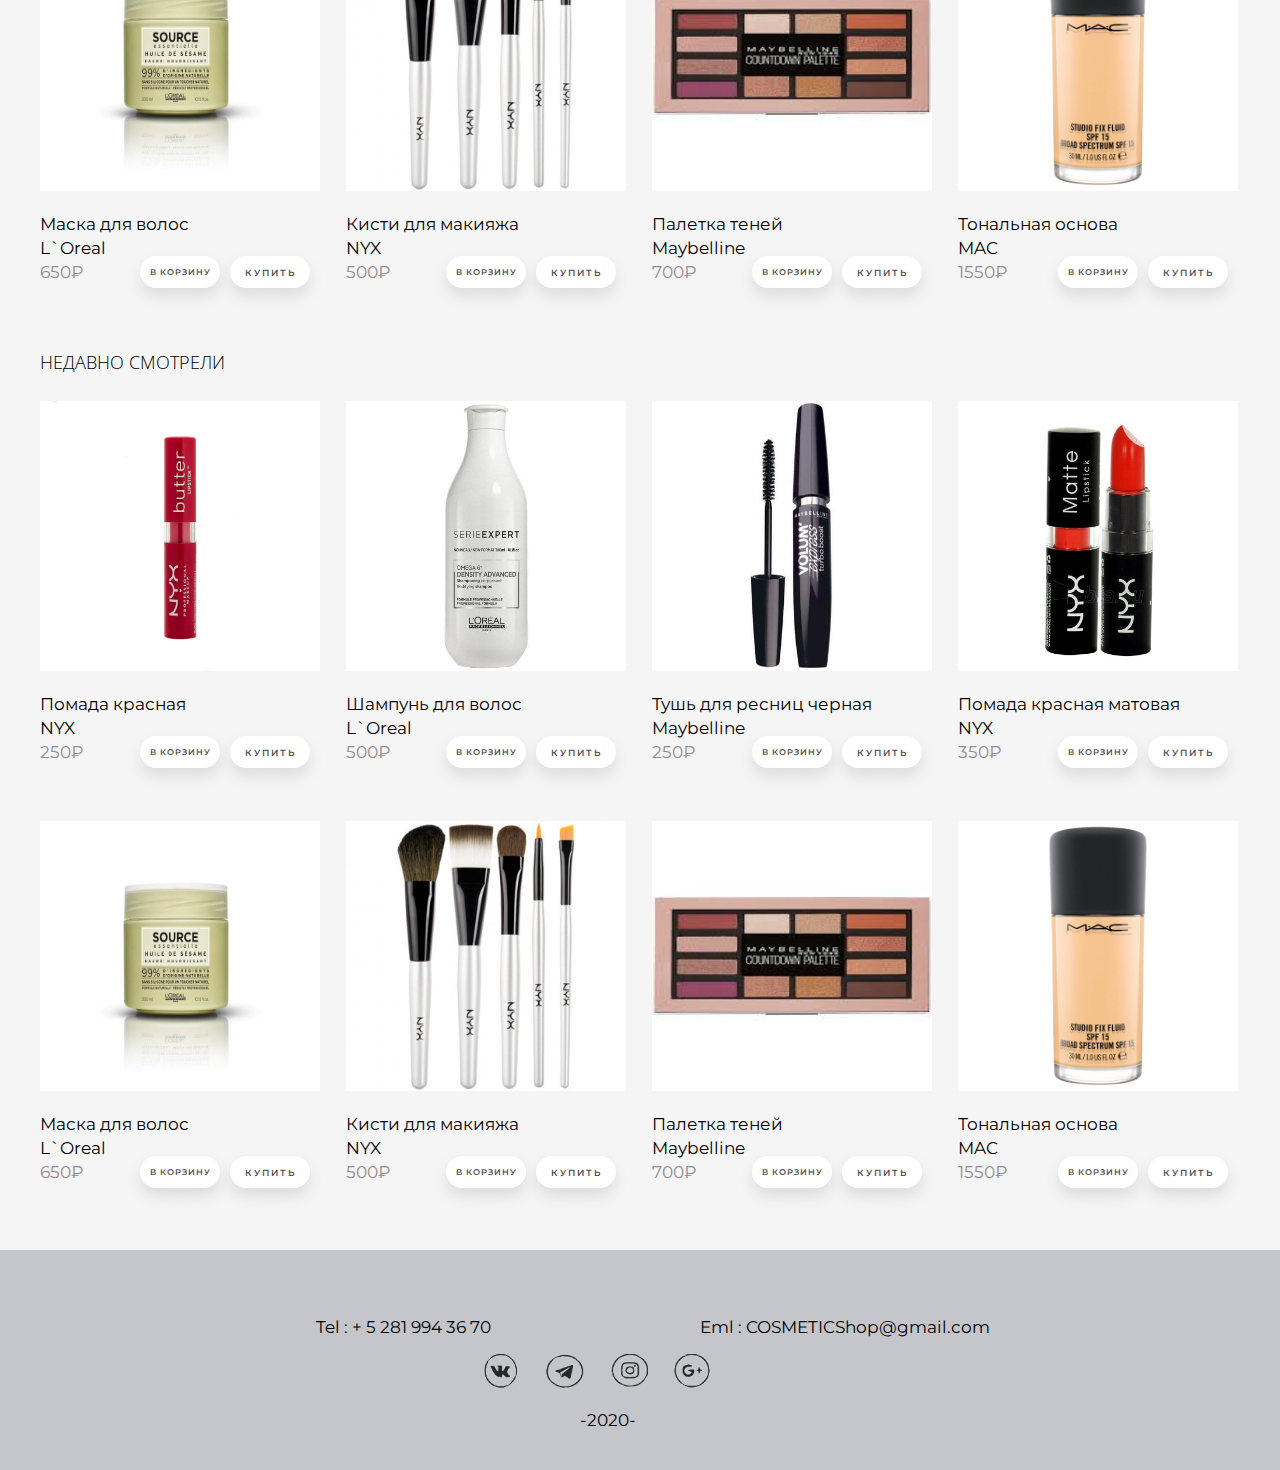
<file: My_acc.html>
<!DOCTYPE html>
<html lang="en">
<head>
    <meta charset="UTF-8">
    <meta name="viewport" content="width=device-width, initial-scale=1.0">
    <title>Document</title>
    <link rel="stylesheet" href="css/My_acc.css">
</head>
<body>
    <header>
        <div class="header_inform">
        <div class="nav">
          <p class="name">Яна Никишина</p>
        </div>
        <div class="menu">
            <ul class=g_menu>
                <a href="index.html" class="menu_link" style="padding-left:30px">На главную</a>
                <li class="ff"> <a href="" class="menu_link">Настройки аккаунта </a>
                    <ul class="submenu"style="margin-left:22px">
                        <li><a class="men" href="">Купоны и скидки </a></li>
                        <li><a class="men" href=""style="left:10px">Безопасность</a></li>
                        <li><a class="men" href=""style="left:27px">Аккаунт</a></li>
                        <li><a class="men" href=""style="left:30px">Выход</a></li>
                        
                    </ul>
                </li>
            </ul>
        </div>
    </header>
    <section class="section2">
        <p class ="text2">Корзина</p>
        <div class="product">
            <div class="foto_prod"style ="margin-top:7px">
                <img src="img/n1.png">
                <p class="text_prod">Помада красная<br><span class="brend">NYX</span><br><span class="price">250₽</span></p>
                  <a class="btnBuy" href=""style="top:-50px; left:-20px; ">Купить</a>
                </div> 
            <div class="foto_prod" style ="margin-top:7px">
                <img src="img/l1.png">
                <p class="text_prod">Шампунь для волос<br><span class="brend">L`Oreal</span><br><span class="price">500₽</span></p>
                <a class="btnBuy" href=""style="top:-50px; left:-20px; ">Купить</a>
            </div> 
            <div class="foto_prod" style ="margin-top:7px">
                <img src="img/mm1.png">
                <p class="text_prod">Тушь для ресниц черная<br><span class="brend">Maybelline</span><br><span class="price">250₽</span></p>
                  <a class="btnBuy" href=""style="top:-50px; left:-20px; ">Купить</a>
            </div> 
            <div class="foto_prod" style="margin-right: 0px; margin-top: 7px;">
                <img src="img/n2.png">
                <p class="text_prod">Помада красная матовая<br><span class="brend">NYX</span><br><span class="price">350₽</span></p>
                 <a class="btnBuy" href=""style="top:-50px; left:-20px; ">Купить</a>
            </div> 

                <!--  -->
            <div class="foto_prod">
                <img src="img/l2.png">
                <p class="text_prod">Маска для волос<br><span class="brend">L`Oreal</span><br><span class="price">650₽</span></p>
                  <a class="btnBuy" href=""style="top:-50px; left:-20px; ">Купить</a>
                </div> 
          <div class="foto_prod">
                <img src="img/l4.png">
                <p class="text_prod">Помада розовая матовая<br><span class="brend">L`Oreal</span><br><span class="price">500₽</span></p>
                <a class="btnBuy" href=""style="top:-50px; left:-20px; ">Купить</a>
            </div> 
            <div class="foto_prod">
                <img src="img/mac3.png">
                <p class="text_prod">Палетка теней для лица<br><span class="brend">MAC</span><br><span class="price">3050₽</span></p>
                <a class="btnBuy" href=""style="top:-50px; left:-20px; ">Купить</a>
            </div> 
            <div class="foto_prod" style="margin-right: 0px;">
                <img src="img/mm4.png">
                <p class="text_prod">Лайнер для глаз<br><span class="brend">Maybelline</span><br><span class="price">350₽</span></p>
                <a class="btnBuy" href=""style="top:-50px; left:-20px; ">Купить</a>
            </div> 
        </div>
    </section>

    <section class="section3">
        <p class ="text3">Мои покупки</p>
        <div class="product">
            <div class="foto_prod"style ="margin-top:7px">
                <img src="img/n1.png">
                <p class="text_prod">Помада красная<br><span class="brend">NYX</span><br><span class="price">250₽</span></p>
                <a class="btnPrice" href="">В корзину</a>     <a class="btnBuy" href="">Купить</a>
                </div> 
            <div class="foto_prod" style ="margin-top:7px">
                <img src="img/l1.png">
                <p class="text_prod">Шампунь для волос<br><span class="brend">L`Oreal</span><br><span class="price">500₽</span></p>
                <a class="btnPrice" href="">В корзину</a>  <a class="btnBuy" href="">Купить</a>
            </div> 
            <div class="foto_prod" style ="margin-top:7px">
                <img src="img/mm1.png">
                <p class="text_prod">Тушь для ресниц черная<br><span class="brend">Maybelline</span><br><span class="price">250₽</span></p>
                <a class="btnPrice" href="">В корзину</a>  <a class="btnBuy" href="">Купить</a>
            </div> 
            <div class="foto_prod" style="margin-right: 0px; margin-top: 7px;">
                <img src="img/n2.png">
                <p class="text_prod">Помада красная матовая<br><span class="brend">NYX</span><br><span class="price">350₽</span></p>
                <a class="btnPrice" href="">В корзину</a>  <a class="btnBuy" href="">Купить</a>
            </div> 

                <!--  -->
            <div class="foto_prod">
                <img src="img/l2.png">
                <p class="text_prod">Маска для волос<br><span class="brend">L`Oreal</span><br><span class="price">650₽</span></p>
                <a class="btnPrice" href="">В корзину</a>  <a class="btnBuy" href="">Купить</a>
                </div> 
            <div class="foto_prod">
                <img src="img/n3.png">
                <p class="text_prod">Кисти для макияжа<br><span class="brend">NYX</span><br><span class="price">500₽</span></p>
                <a class="btnPrice" href="">В корзину</a> <a class="btnBuy" href="">Купить</a>
            </div> 
            <div class="foto_prod">
                <img src="img/mm2.png">
                <p class="text_prod">Палетка теней<br><span class="brend">Maybelline</span><br><span class="price">700₽</span></p>
                <a class="btnPrice" href="">В корзину</a>  <a class="btnBuy" href="">Купить</a>
            </div> 
            <div class="foto_prod" style="margin-right: 0px;">
                <img src="img/mac1.png">
                <p class="text_prod">Тональная основа<br><span class="brend">MAC</span><br><span class="price">1550₽</span></p>
                <a class="btnPrice" href="">В корзину</a> <a class="btnBuy" href="">Купить</a>
            </div> 
        </div>
    </section>

    <section class="section4">
        <p class ="text4">Недавно смотрели</p>
        <div class="product">
            <div class="foto_prod"style ="margin-top:7px">
                <img src="img/n1.png">
                <p class="text_prod">Помада красная<br><span class="brend">NYX</span><br><span class="price">250₽</span></p>
                <a class="btnPrice" href="">В корзину</a>     <a class="btnBuy" href="">Купить</a>
                </div> 
            <div class="foto_prod" style ="margin-top:7px">
                <img src="img/l1.png">
                <p class="text_prod">Шампунь для волос<br><span class="brend">L`Oreal</span><br><span class="price">500₽</span></p>
                <a class="btnPrice" href="">В корзину</a>  <a class="btnBuy" href="">Купить</a>
            </div> 
            <div class="foto_prod" style ="margin-top:7px">
                <img src="img/mm1.png">
                <p class="text_prod">Тушь для ресниц черная<br><span class="brend">Maybelline</span><br><span class="price">250₽</span></p>
                <a class="btnPrice" href="">В корзину</a>  <a class="btnBuy" href="">Купить</a>
            </div> 
            <div class="foto_prod" style="margin-right: 0px; margin-top: 7px;">
                <img src="img/n2.png">
                <p class="text_prod">Помада красная матовая<br><span class="brend">NYX</span><br><span class="price">350₽</span></p>
                <a class="btnPrice" href="">В корзину</a>  <a class="btnBuy" href="">Купить</a>
            </div> 

                <!--  -->
            <div class="foto_prod">
                <img src="img/l2.png">
                <p class="text_prod">Маска для волос<br><span class="brend">L`Oreal</span><br><span class="price">650₽</span></p>
                <a class="btnPrice" href="">В корзину</a>  <a class="btnBuy" href="">Купить</a>
                </div> 
            <div class="foto_prod">
                <img src="img/n3.png">
                <p class="text_prod">Кисти для макияжа<br><span class="brend">NYX</span><br><span class="price">500₽</span></p>
                <a class="btnPrice" href="">В корзину</a> <a class="btnBuy" href="">Купить</a>
            </div> 
            <div class="foto_prod">
                <img src="img/mm2.png">
                <p class="text_prod">Палетка теней<br><span class="brend">Maybelline</span><br><span class="price">700₽</span></p>
                <a class="btnPrice" href="">В корзину</a>  <a class="btnBuy" href="">Купить</a>
            </div> 
            <div class="foto_prod" style="margin-right: 0px;">
                <img src="img/mac1.png">
                <p class="text_prod">Тональная основа<br><span class="brend">MAC</span><br><span class="price">1550₽</span></p>
                <a class="btnPrice" href="">В корзину</a> <a class="btnBuy" href="">Купить</a>
            </div> 
        </div>
    </section>
    <section class="footer">
        <div class="end">
            <p class="f_text1">Tel : + 5 281 994 36 70</p> 
            <p class="f_text2">Eml : COSMETICShop@gmail.com</p>
            <div class="ceti">
                <a><img src="img/q1.png"></a>
                <a><img src="img/q2.png"></a>
                <a><img src="img/q3.png"></a>
                <a><img src="img/q4.png"></a>
            </div>
            <p class="f_text3">-2020-</p>
        </div>
    </section>
</body>
</html>
</file>
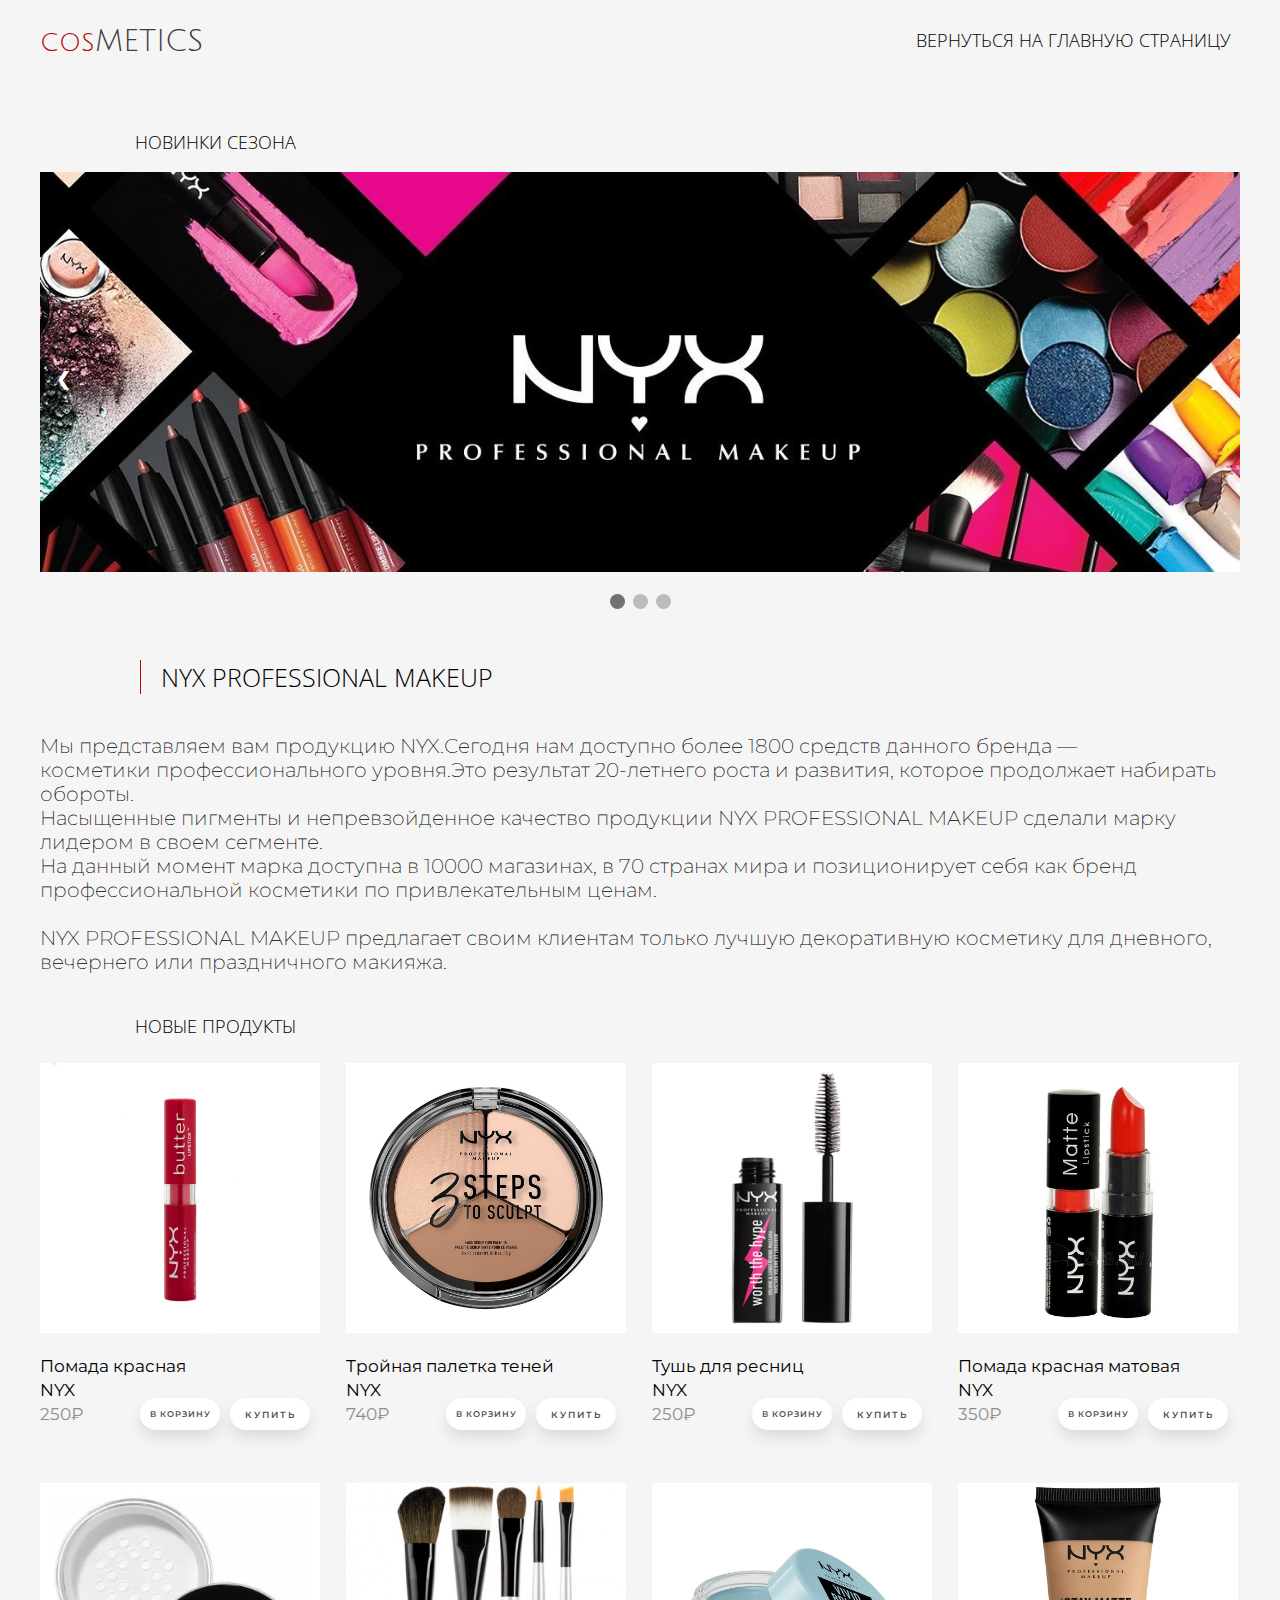
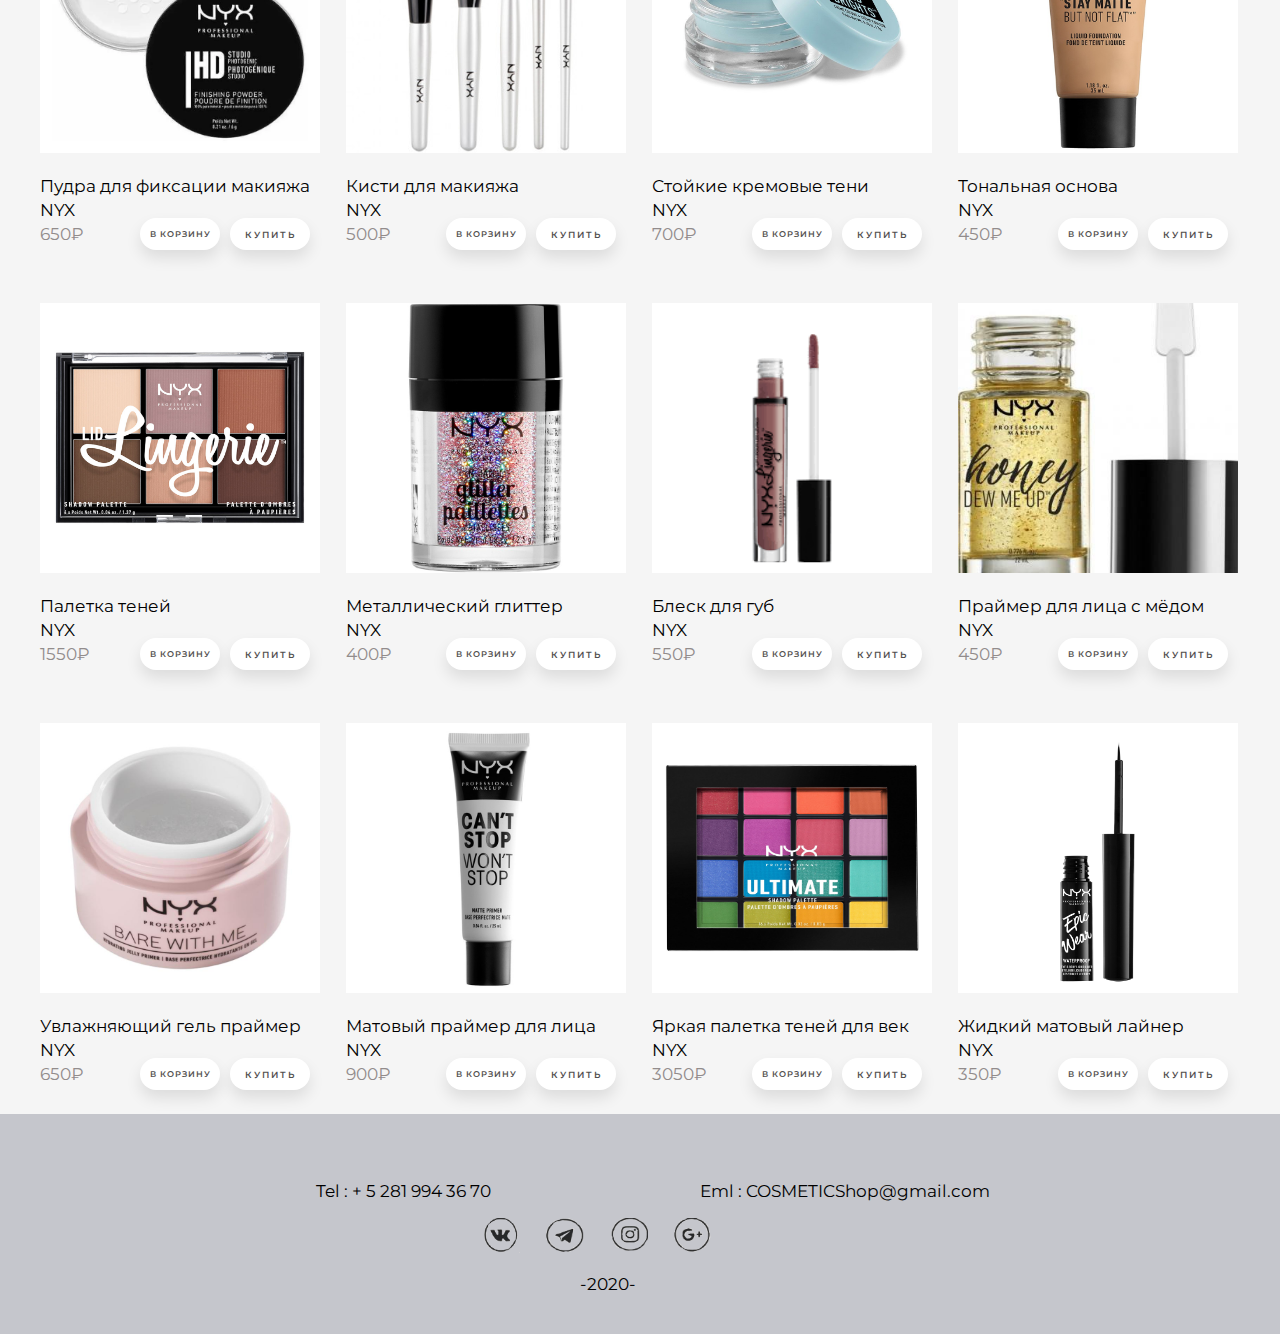
<file: NYX.html>
<!DOCTYPE html>
<html lang="en">
<head>
    <meta charset="UTF-8">
    <meta name="viewport" content="width=
    , initial-scale=1.0">
    <title>Document</title>
    <link rel="stylesheet" href="css/NYX.css">
</head>
<body>
    <header>
        <div class="header_inform">
        <div class="nav">
          <p class="logo"><span>COS</span>METICS</p>
        </div>
        <a href="index.html" class="menu_link" >Вернуться на главную страницу</a>
        </div>
    </header>
    <section class="section1">
        <p class ="text1">Новинки сезона</p>
            <div class="slideshow-container">
                <!-- Full-width images with number and caption text -->
                <div class="mySlides fade">
                  <img src="img/NYX1.png" >
                </div>
              
                <div class="mySlides fade">
                  <img src="img/NYX2.png" >
                </div>
              
                <div class="mySlides fade">
                  <img src="img/NYX3.png" >
                </div>
              
                <!-- Next and previous buttons -->
                <a class="prev" onclick="plusSlides(-1)">&#10094;</a>
                <a class="next" onclick="plusSlides(1)">&#10095;</a>
              </div>
              <br>
              
              <!-- The dots/circles -->
              <div style="text-align:center">
                <span class="dot" onclick="currentSlide(1)"></span>
                <span class="dot" onclick="currentSlide(2)"></span>
                <span class="dot" onclick="currentSlide(3)"></span>
            </div>
    </section>
    <section class="textt">
        <div class="t_text">
            <span class="tt"> NYX PROFESSIONAL MAKEUP<br></span>
            <p class="text">Мы представляем вам продукцию NYX.Сегодня нам доступно более 1800 средств данного бренда — <br>косметики профессионального уровня.Это результат 20-летнего роста и развития, которое продолжает набирать обороты.<br>Насыщенные пигменты и непревзойденное качество продукции NYX PROFESSIONAL MAKEUP сделали марку лидером в своем сегменте. <br>На данный момент марка доступна в 10000 магазинах, в 70 странах мира и позиционирует себя как бренд профессиональной косметики по привлекательным ценам.<br>
                <br>NYX PROFESSIONAL MAKEUP предлагает своим клиентам только лучшую декоративную косметику для дневного, вечернего или праздничного макияжа.</p>
        </div>
    </section>
    <section class="section2">
        <p class ="text2">Новые продукты</p>
        <div class="product">
            <div class="foto_prod"style ="margin-top:7px">
                <img src="img/n1.png">
                <p class="text_prod">Помада красная<br><span class="brend">NYX</span><br><span class="price">250₽</span></p>
                <a class="btnPrice" href="">В корзину</a>     <a class="btnBuy" href="">Купить</a>
                </div> 
            <div class="foto_prod" style ="margin-top:7px">
                <img src="img/n6.png">
                <p class="text_prod">Тройная палетка теней<br><span class="brend">NYX</span><br><span class="price">740₽</span></p>
                <a class="btnPrice" href="">В корзину</a>  <a class="btnBuy" href="">Купить</a>
            </div> 
            <div class="foto_prod" style ="margin-top:7px">
                <img src="img/n7.png">
                <p class="text_prod">Тушь для ресниц <br><span class="brend">NYX</span><br><span class="price">250₽</span></p>
                <a class="btnPrice" href="">В корзину</a>  <a class="btnBuy" href="">Купить</a>
            </div> 
            <div class="foto_prod" style="margin-right: 0px; margin-top: 7px;">
                <img src="img/n2.png">
                <p class="text_prod">Помада красная матовая<br><span class="brend">NYX</span><br><span class="price">350₽</span></p>
                <a class="btnPrice" href="">В корзину</a>  <a class="btnBuy" href="">Купить</a>
            </div> 

                <!--  -->
            <div class="foto_prod">
                <img src="img/n8.png">
                <p class="text_prod">Пудра для фиксации макияжа<br><span class="brend">NYX</span><br><span class="price">650₽</span></p>
                <a class="btnPrice" href="">В корзину</a>  <a class="btnBuy" href="">Купить</a>
                </div> 
            <div class="foto_prod">
                <img src="img/n3.png">
                <p class="text_prod">Кисти для макияжа<br><span class="brend">NYX</span><br><span class="price">500₽</span></p>
                <a class="btnPrice" href="">В корзину</a> <a class="btnBuy" href="">Купить</a>
            </div> 
            <div class="foto_prod">
                <img src="img/n10.png">
                <p class="text_prod">Стойкие кремовые тени<br><span class="brend">NYX</span><br><span class="price">700₽</span></p>
                <a class="btnPrice" href="">В корзину</a>  <a class="btnBuy" href="">Купить</a>
            </div> 
            <div class="foto_prod" style="margin-right: 0px;">
                <img src="img/n9.png">
                <p class="text_prod">Тональная основа<br><span class="brend">NYX</span><br><span class="price">450₽</span></p>
                <a class="btnPrice" href="">В корзину</a> <a class="btnBuy" href="">Купить</a>
            </div> 

                <!--  -->
            <div class="foto_prod">
                <img src="img/n4.png">
                <p class="text_prod">Палетка теней<br><span class="brend">NYX</span><br><span class="price">1550₽</span></p>
                <a class="btnPrice" href="">В корзину</a>  <a class="btnBuy" href="">Купить</a>
                </div> 
            <div class="foto_prod">
                <img src="img/n12.png">
                <p class="text_prod">Металлический глиттер<br><span class="brend">NYX</span><br><span class="price">400₽</span></p>
                <a class="btnPrice" href="">В корзину</a> <a class="btnBuy" href="">Купить</a>
            </div> 
            <div class="foto_prod">
                <img src="img/n13.png">
                <p class="text_prod">Блеск для губ<br><span class="brend">NYX</span><br><span class="price">550₽</span></p>
                <a class="btnPrice" href="">В корзину</a>  <a class="btnBuy" href="">Купить</a>
            </div> 
            <div class="foto_prod" style="margin-right: 0px;">
                <img src="img/n14.png">
                <p class="text_prod">Праймер для лица с мёдом<br><span class="brend">NYX</span><br><span class="price">450₽</span></p>
                <a class="btnPrice" href="">В корзину</a> <a class="btnBuy" href="">Купить</a>
            </div> 

                <!--  -->
            <div class="foto_prod">
                <img src="img/n15.png">
                <p class="text_prod">Увлажняющий гель праймер<br><span class="brend">NYX</span><br><span class="price">650₽</span></p>
                <a class="btnPrice" href="">В корзину</a>  <a class="btnBuy" href="">Купить</a>
                </div> 
            <div class="foto_prod">
                <img src="img/n16.png">
                <p class="text_prod">Матовый праймер для лица <br><span class="brend">NYX</span><br><span class="price">900₽</span></p>
                <a class="btnPrice" href="">В корзину</a> <a class="btnBuy" href="">Купить</a>
            </div> 
            <div class="foto_prod">
                <img src="img/n17.png">
                <p class="text_prod">Яркая палетка теней для век<br><span class="brend">NYX</span><br><span class="price">3050₽</span></p>
                <a class="btnPrice" href="">В корзину</a>  <a class="btnBuy" href="">Купить</a>
            </div> 
            <div class="foto_prod" style="margin-right: 0px;">
                <img src="img/n11.png">
                <p class="text_prod">Жидкий матовый лайнер<br><span class="brend">NYX</span><br><span class="price">350₽</span></p>
                <a class="btnPrice" href="">В корзину</a> <a class="btnBuy" href="">Купить</a>
            </div> 
        </div>
    </section>
  <section class="footer">
      <div class="end">
          <p class="f_text1">Tel : + 5 281 994 36 70</p> 
          <p class="f_text2">Eml : COSMETICShop@gmail.com</p>
          <div class="ceti">
              <a><img src="img/q1.png"></a>
              <a><img src="img/q2.png"></a>
              <a><img src="img/q3.png"></a>
              <a><img src="img/q4.png"></a>
          </div>
          <p class="f_text3">-2020-</p>
      </div>
  </section>
    <script src="main.js"></script>
</body>
</html>
</file>
<file: main.css>
@import url(https://fonts.googleapis.com/css?family=Julius+Sans+One|Pontano+Sans|Rajdhani|Cormorant+Garamond|Montserrat|Open+Sans&display=swap);

* {
    box-sizing: border-box;
}

body {
    margin:0;
    padding: 0;
    position: absolute;
    width: 100%;
    height: auto;
   /* height: 3000px; */
   
   background-color:whitesmoke;
}

/*Лого*/
.nav{
  width: 200px;
}
.logo{
    padding: 0;
    margin: 0;
    font-family: 'Julius Sans One', cursive;
    color:rgb(65, 60, 60);
    font-size: 30px;
    /* padding-left: 50px; */
    padding-top: 25px;
}
.logo span {
    color:#B40404;
    font-size: 25px;
}



/*Меню*/
.menu {
  max-width: 1200px;
  height: 220px;
  position: relative;
  margin: auto;
  font-family: 'Open Sans', cursive;
}

.men {
  position: relative;
  text-decoration: none;
  text-align: center;

}

.g_menu{
  padding-left:31% ;
  position: relative;
  margin-top: 0;
  height: 220px;
  /* width: 700px; */
}

.g_menu .submenu {
 
    list-style: none;
    margin: 0;
    padding-left: 0;
}

.ff{
  margin-left: 50px;
}

li {
    display: block;
    float: left;
    position: relative;
    text-decoration: none;
    transition-duration: 0.5s;
}
  
li a {
  line-height: 24px;
  color:  rgb(0, 0, 0);
}

.submenu {
  visibility: hidden;
  opacity: 0;
  min-width: 5rem;
  position: relative;
}

ul li:hover > ul,
ul li ul:hover {
  visibility: visible;
  opacity: 1;
  display: block;
}

ul li ul li {
  clear: both;
  width: 100%;
}
.menu_link {

  position: relative;
  display: inline-block;
    font-family: 'Open Sans', cursive;
    font-style: Extra-light 200;
    font-size: 18px;
    font-weight: 200;
    text-transform: uppercase;
    text-decoration: none;
    /* margin-left: 50px; */
    color:  rgb(0, 0, 0);
    padding-top: 10px;
    /* padding-left: 10px; */
    cursor: pointer; 
    transition: .3s;
}
.menu_link:hover{
  transform: scale(1.1);
  
}

header{
  background: url(f11.png) no-repeat center center / cover;
  height: 100vh;
  width: 100%;
}

.header_inform{
  max-width: 1200px;
  height: 180px;
  position: relative;
  margin: auto;
  padding-top: 0px;
}

.header_h{
  font-family: 'Julius Sans One', cursive;
  font-size: 40px;
  font-weight: 500;
  text-transform: uppercase;
  margin-bottom: 0px;
  padding-top: 15px;
  margin-top: 0px;
  width: 400px;
  /* float: left; */
  margin-left: 36%;
  
}

.header_p{
    font-family: 'Montserrat', cursive;
    font-style: Extra-light 200;
    font-size: 20px;
    font-weight: 400;
    margin-bottom: 16px;
    padding-top: 8px;
    text-transform: uppercase;
    /* padding-left: 7px; */
    margin-left: 42%;
    margin-top: 0px;
    float: left;
    width: 400px;
}

.cherta {
    position: absolute;
    left: 22%;
    top: 150px;
    color: #B40404;
}



/*Регистрация (модальное окно)*/
#login{
  width: 120px;
    margin-top: 0px;
    margin-left: 95%;
    font-family: 'Open Sans', cursive;
    font-style: Extra-light 200;
    font-size: 16px;
    font-weight: 200;
    text-transform: uppercase;
    text-decoration: none;
    color:  rgb(0, 0, 0);
    position: absolute;
    top: 28px;
    z-index: 30;
    width: 50px;
    height: 50px;
    transition: .3s;
}
#login:hover{
  transform: scale(1.1);
}


.modalDialog {
  position: fixed;
  top: 0;
  right: 0;
  bottom: 0;
  left: 0;
  background: rgba(0,0,0,0.8);
  z-index: 99999;
  -webkit-transition: opacity 200ms ease-in;
  -moz-transition: opacity 400ms ease-in;
  transition: opacity 400ms ease-in;
  display: none;
  /* pointer-events: none; */
}
  
  .modalDialog:target {
  display: block;
  pointer-events: auto;
  }


.transparent {
  position: relative;
  max-width: 400px;
  padding: 60px 50px;
  margin: 50px auto 0;
  background-color: white;
  /* background-image: url(img/f6.png); */
  background-size: cover;
}
.transparent:before {
  content: "";
  position: absolute;
  top: 0;
  left: 0;
  right: 0;
  bottom: 0;
  background: linear-gradient(to right bottom,rgba(140, 140, 145, 0.5),rgba(99, 88, 112, 0.582));
}
.form-inner {
  position: relative;
}
.form-inner h3  {
  position: relative;
  margin-top: 0;
  color:  rgb(0, 0, 0);
  font-family: 'Open Sans', sans-serif;
  font-weight: 300;
  font-size: 26px;
  text-transform: uppercase;
}
.form-inner h3:after {
  content: " ";
  position :absolute;
  left: 0;
  bottom: -6px;
  height: 1px;
  width: 80px;
  background: rgb(128,32,19);
}
h4{
  position: relative;
  margin-top: 0;
  color:  rgb(0, 0, 0);
  font-family: 'Montserrat', sans-serif;
  font-weight: 200;
  font-size: 13px;
  text-align: center;
  text-transform: uppercase;
}
h4 span{
  color: rgba(206, 65, 65, 0.6);
  text-decoration:underline;
  cursor: pointer;
}
.form-inner label {
  display: block;
  padding-left: 15px;
  font-family: 'Open Sans', sans-serif;
  color:  rgba(0, 0, 0, 0.548);

  font-size: 14px;
}
.form-inner input {
  display: block;
  width: 100%;
  padding: 0 15px;
  margin: 10px 0 15px;
  border-width: 0;
  line-height: 40px;
  border-radius: 20px;
  color:  rgb(0, 0, 0);
  background: rgba(255,255,255,.2);
  font-family: 'Open Sans', sans-serif;
}
.form-inner input[type="submit"]{
  margin-top: 35px;
  background:  rgba(206, 201, 201, 0.61);
  box-shadow: 0 8px 15px rgba(0,0,0,.1);
  transition: .3s;
}
.form-inner input[type="submit"]:hover {
  background:  rgb(128,32,19);
  box-shadow: 0 15px 20px rgba(121, 117, 117, 0.4);
  color: white;
  transform: translateY(-7px);
}


  


/* Второй экран */

.section1{
    width: 100%;
    height: 500px;
    padding: 0;
    margin: 0;
}

.text1{
    font-family: 'Open Sans', cursive;
    font-size: 18px;
    text-transform: uppercase;
    font-weight: 200;
    color:  rgb(0, 0, 0);
    margin-top: 40px;
    margin-left: 10%;
    
}

/*Слайдер*/
/* Slideshow container */
.slideshow-container {
  max-width: 1200px;
  position: relative;
  margin: auto;
  display: flex;
}

/* Hide the images by default */
.mySlides {
    display: none;
}
.mySlides img{
    width: 1200px;
    height: 400px;
    overflow: hidden;
    transition: all ease-out 0.8s;
}
.mySlides img:hover {
    transform: scale(1.1);
}

/* Next & previous buttons */
.prev, .next {
  cursor: pointer;
  position: absolute;
  top: 50%;
  width: auto;
  margin-top: -22px;
  padding: 16px;
  color: white;
  font-weight: bold;
  font-size: 18px;
  transition: 0.6s ease;
  border-radius: 0 3px 3px 0;
  
}

/* Position the "next button" to the right */
.next {
  right: 0;
  border-radius: 3px 0 0 3px;
  
}

/* On hover, add a black background color with a little bit see-through */
.prev:hover, .next:hover {
  background-color: rgba(0,0,0,0.8);
  
}

/* Number text (1/3 etc) */
.numbertext {
  color: #f2f2f2;
  font-size: 12px;
  padding: 8px 12px;
  position: absolute;
  top: 0;
}

/* The dots/bullets/indicators */
.dot {
  cursor: pointer;
  height: 15px;
  width: 15px;
  margin: 0 2px;
  background-color: #bbb;
  border-radius: 50%;
  display: inline-block;
  transition: background-color 0.6s ease;
}

.active, .dot:hover {
  background-color: #717171;
}


/* Fading animation */
.fade {
  -webkit-animation-name: fade;
  -webkit-animation-duration: 1.5s;
  animation-name: fade;
  animation-duration: 1.5s;
}

@-webkit-keyframes fade {
  from {opacity: .4}
  to {opacity: 1}
}

@keyframes fade {
  from {opacity: .4}
  to {opacity: 1}
}

/* Третий экран */

.section2{
  width: 100%;
  height: 1700px;
  padding: 0;
  margin: 0;
}

.text2{
  font-family: 'Open Sans', cursive;
  font-size: 18px;
  text-transform: uppercase;
  font-weight: 200;
  color:  rgb(0, 0, 0);
  margin-top: 20px;
  margin-left: 10%;
  
}
.product{
  margin:auto;
  padding: 0;
  width: 1200px;
  height: 380px;

}

.foto_prod img{
    width: 280px;
    height: 270px;
    overflow: hidden;
    transition: all ease-out 0.8s;
    /* padding: relative; */

}

.foto_prod img:hover {
  transform: scale(1.1);
}

.foto_prod{
  width: 280px;
  height: 270px;
  float: left;
  margin-right: 26px;
  margin-top: 150px;
}

.text_prod{
    font-family: 'Montserrat', cursive;
    font-style: Extra-light 200;
    font-size: 17px;
    font-weight: 400;
    line-height: 24px;
}
.price{
  color: #928C8C;
}

.btnPrice {
  position: relative;
    top: -45px;
   
  text-decoration: none;
  outline: none;
  display: inline-block;
  width: 80px;
  height: 32px;
  line-height: 32px;
  border-radius: 45px;
  margin-left: 100px;
  font-family: 'Montserrat', sans-serif;
  font-size: 8.3px;
  text-transform: uppercase;
  text-align: center;
  letter-spacing: 1px;
  font-weight: 600;
  color: #524f4e;
  background: white;
  box-shadow: 0 8px 15px rgba(0,0,0,.1);
  transition: .3s;
}
.btnPrice:hover {
  background: rgb(141, 135, 135);;
  box-shadow: 0 15px 20px rgba(184, 180, 180, 0.4);
  color: white;
  transform: translateY(-7px);
}

.btnBuy{
  position: relative;
  top: -77px;
text-decoration: none;
outline: none;
display: inline-block;
width: 80px;
height: 32px;
line-height: 33px;
border-radius: 45px;
margin-left: 190px;
font-family: 'Montserrat', sans-serif;
font-size: 9px;
text-transform: uppercase;
text-align: center;
letter-spacing: 2px;
font-weight: 600;
color: #524f4e;
background: white;
box-shadow: 0 8px 15px rgba(0,0,0,.1);
transition: .3s;

}

.btnBuy:hover {
  background: #B40404;;
  box-shadow: 0 15px 20px rgba(184, 180, 180, 0.4);
  color: white;
  transform: translateY(-7px);
}
.footer{
  width: 100%;
  height: 220px;
  padding: 0;
  margin: 0;
  background-color: rgb(197,198,204);
}
.end{
  max-width: 1200px;
  height: 220px;
  position: relative;
  margin: auto;
  padding-top: 50px;

}
.f_text1{
  font-family: 'Montserrat', cursive;
    font-style: Extra-light 200;
    font-size: 17px;
    padding-left: 23%;
    float: left;
    
}
.f_text2{
  font-family: 'Montserrat', cursive;
  font-style: Extra-light 200;
  font-size: 17px;
  padding-left: 55%;
}
.f_text3{
  font-family: 'Montserrat', cursive;
    font-style: Extra-light 200;
    font-size: 17px;
  padding-left: 45%;
}
.ceti img{
  width: 60px;
  height: 35px;
  padding-left: 20px;
  
}
.ceti{
  padding-left: 35%;
}
</file>
<file: css/about.css>
@import url(https://fonts.googleapis.com/css?family=Julius+Sans+One|Pontano+Sans|Rajdhani|Cormorant+Garamond|Montserrat|Open+Sans&display=swap);



* {
    box-sizing: border-box;
}

body {
    margin:0;
    padding: 0;
    position: absolute;
    width: 100%;
    height: auto;
    background-color: whitesmoke;
   /* height: 3000px; */

   
}
.hh{
    max-width: 1200px;
  position: relative;
  margin: auto;
  height: 70px;
}
.nav{
  width: 200px;
}
.logo{
    padding: 0;
    margin: 0;
    font-family: 'Julius Sans One', cursive;
    color:rgb(65, 60, 60);
    font-size: 30px;
    /* padding-left: 50px; */
    padding-top: 25px;
}
.logo span {
    color:#B40404;
    font-size: 25px;
}
.menu_link {

font-family: 'Open Sans', cursive;
font-style: Extra-light 200;
font-size: 18px;
font-weight: 200;
text-transform: uppercase;
text-decoration: none;
margin-left: 83%;
color:  rgb(0, 0, 0);
margin-top: 0px;
position: absolute;
top: 28px;
z-index: 30;
transition: .3s;
}
.menu_link:hover{
  transform: scale(1.1);
}

.text{
    max-width: 1200px;
  position: relative;
  margin: auto;
    /* float: left; 
    padding-top: 50px;
    margin-left: 35px; */
}

.t1{
    font-family: 'Open Sans', cursive;
    font-size: 22px;
    font-weight: 350;
    margin-top: 50px;
    margin-left: 100px;
    padding-left: 20px;
    border-left: 1px solid #B40404;
    
}
.t2{
    font-family: 'Montserrat', cursive;
    font-style: Extra-light 200;
    font-size: 17px;
    font-weight: 300;
    margin-left: 50px;
    text-align: left;
   
}

.section2{
    max-width: 1200px;
  position: relative;
  margin: auto;
  height: 800px;

}
  
.text2{
font-family: 'Open Sans', cursive;
font-size: 18px;
text-transform: uppercase;
font-weight: 200;
color:  rgb(0, 0, 0);
margin-top: 50px;
margin-left: 70px;

}
.product{
margin:auto;
padding: 0;
width: 1200px;
height: 380px;

}

.thumbs {
    width: 500px;
    height: 350px;
    margin-left: 80px;
    margin-right: 15px;
    opacity: .99;
    float: left;
    overflow: hidden;
    position: relative;
    cursor: pointer;
    transition: all ease-out 0.8s;
  }

  .thumbs:before {
    content: '';
    background: -webkit-linear-gradient(top, transparent 0%, rgba(156, 153, 153, 0.7) 100%);
    background: linear-gradient(to bottom, transparent 0%, rgba(100, 98, 98, 0.7) 100%);
    width: 500px;
    height: 350px;
    opacity: 0;
    position: absolute;
    top: 100%;
    left: 0;
    z-index: 2;
    -webkit-transition-property: top, opacity;
    transition-property: top, opacity;
    -webkit-transition-duration: 0.3s;
    transition-duration: 0.3s;
    
  }
  .thumbs img {
    display: block;
    width: 500px;
    height: 350px; 
    backface-visibility: hidden;
    -webkit-backface-visibility: hidden;
  }

  .thumbs img:hover {
    transform: scale(1.1);
  }
  
  .thumbs .caption {
    width: 100%;
    padding: 20px;
    color: #fff;
    position: absolute;
    bottom: 0;
    left: 0;
    z-index: 3;
    text-align: center;
  }
  .info{
    font-family: 'Montserrat', cursive;
    font-style: Extra-light 200;
    font-size: 25px;
    font-weight: 400;
    line-height: 24px;
  }
  .thumbs .caption span {
    display: block;
    opacity: 0;
    position: relative;
    top: 100px;
    -webkit-transition-property: top, opacity;
    transition-property: top, opacity;
    -webkit-transition-duration: 0.3s;
    transition-duration: 0.3s;
    -webkit-transition-delay: 0s;
    transition-delay: 0s;
  }

  .thumbs .caption .info {
    line-height: 1.2;
    margin-top: 5px;
    
  }
  .thumbs:focus:before,
  .thumbs:focus span, .thumbs:hover:before,
  .thumbs:hover span {
    opacity: 1;
  }
  .thumbs:focus:before, .thumbs:hover:before {
    top: 50%;
  }
  .thumbs:focus span, .thumbs:hover span {
    top: 0;
  }
  .thumbs:focus .title, .thumbs:hover .title {
    -webkit-transition-delay: 0.15s;
    transition-delay: 0.15s;
  }
  .thumbs:focus .info, .thumbs:hover .info {
    -webkit-transition-delay: 0.25s;
    transition-delay: 0.25s;
}

.section3{
max-width: 1200px;
position: relative;
margin: auto;
height: 150px;

}

.text3{
  font-family: 'Open Sans', cursive;
  font-size: 18px;
  text-transform: uppercase;
  font-weight: 200;
  color:  rgb(0, 0, 0);
  margin-top: 70px;
  margin-left: 70px;
}
.t3{
  font-family: 'Montserrat', cursive;
  font-style: Extra-light 200;
  font-size: 17px;
  font-weight: 300;
  margin-left: 50px;
  text-align: left;
 
}

.t_text1{
  font-family: 'Montserrat', cursive;
    font-style: Extra-light 200;
    font-size: 17px;
    padding-left: 10%;
    float: left;
    
}
.t_text2{
  font-family: 'Montserrat', cursive;
  font-style: Extra-light 200;
  font-size: 17px;
  padding-left: 10%;
  float: left;
}

.btnMass {
  position: relative;
    top: 10px;
   
  text-decoration: none;
  outline: none;
  display: inline-block;
  width: 200px;
  height: 32px;
  line-height: 32px;
  border-radius: 45px;
  margin-left: 130px;
  font-family: 'Montserrat', sans-serif;
  font-size: 16px;
  text-transform: uppercase;
  text-align: center;
  letter-spacing: 1px;
  font-weight: 600;
  color: #524f4e;
  background: white;
  box-shadow: 0 8px 15px rgba(0,0,0,.1);
  transition: .3s;
}
.btnMass:hover {
  background:#B40404;
  box-shadow: 0 15px 20px rgba(184, 180, 180, 0.4);
  color: white;
  transform: translateY(-7px);
}

.section4{
  max-width: 1200px;
  position: relative;
  margin: auto;
  height: 350px;
  
  
}
.text4{
  font-family: 'Open Sans', cursive;
  font-size: 18px;
  text-transform: uppercase;
  font-weight: 200;
  color:  rgb(0, 0, 0);
  margin-top: 70px;
  margin-left: 70px;
}

.otz{
  padding-left: 100px;
  padding-top: 20px;
}
.oo1{
  background-color:rgba(140, 140, 145, 0.5);
  width: 300px;
  height: 180px;
  float: left;
  border-radius:15px;
  transition: .3s;
}
.oo1:hover {
  transform: scale(1.1);
}
.oo2{
  background-color:rgba(140, 140, 145, 0.5);
  width: 300px;
  height: 180px;
  margin-left: 50px;
  float: left;
  border-radius:15px ;
  transition: .3s;
}
.oo2:hover {
  transform: scale(1.1);
}
.oo3{
  background-color:rgba(140, 140, 145, 0.5);
  width: 300px;
  height: 180px;
  margin-left: 50px;
  float: left;
  border-radius:15px ;
  transition: .3s;
}
.oo3:hover {
  transform: scale(1.1);
}
.o1{
  font-family: 'Montserrat', cursive;
  font-style: Extra-light 200;
  font-size: 16px;
  padding-left: 25px;
}
.o2{
  font-family: 'Montserrat', cursive;
  font-style: Extra-light 200;
  font-size: 16px;
  padding-left: 25px;
}
.o3{
  font-family: 'Montserrat', cursive;
  font-style: Extra-light 200;
  font-size: 16px;
  padding-left: 25px;
}

/*Регистрация (модальное окно)*/
/*Регистрация (модальное окно)*/
#btnMass{
  position: relative;
  top: 10px;
 
text-decoration: none;
outline: none;
display: inline-block;
width: 200px;
height: 32px;
line-height: 32px;
border-radius: 45px;
margin-left: 130px;
font-family: 'Montserrat', sans-serif;
font-size: 16px;
text-transform: uppercase;
text-align: center;
letter-spacing: 1px;
font-weight: 600;
color: #524f4e;
background: white;
box-shadow: 0 8px 15px rgba(0,0,0,.1);
transition: .3s;
}
#btnMass:hover {
background:#B40404;
box-shadow: 0 15px 20px rgba(184, 180, 180, 0.4);
color: white;
transform: translateY(-7px);
}


.modalDialog {
  position: fixed;
  top: 0;
  right: 0;
  bottom: 0;
  left: 0;
  background: rgba(0,0,0,0.8);
  z-index: 99999;
  -webkit-transition: opacity 200ms ease-in;
  -moz-transition: opacity 400ms ease-in;
  transition: opacity 400ms ease-in;
  display: none;
  /* pointer-events: none; */
}
  
  .modalDialog:target {
  display: block;
  pointer-events: auto;
  }


.transparent {
  position: relative;
  max-width: 400px;
  padding: 60px 50px;
  margin: 50px auto 0;
  background-color: white;
  /* background-image: url(img/f6.png); */
  background-size: cover;
}
.transparent:before {
  content: "";
  position: absolute;
  top: 0;
  left: 0;
  right: 0;
  bottom: 0;
  background: linear-gradient(to right bottom,rgba(140, 140, 145, 0.5),rgba(99, 88, 112, 0.582));
}
.form-inner {
  position: relative;
}
.form-inner h3  {
  position: relative;
  margin-top: 0;
  color:  rgb(0, 0, 0);
  font-family: 'Open Sans', sans-serif;
  font-weight: 300;
  font-size: 26px;
  text-transform: uppercase;
}
.form-inner h3:after {
  content: " ";
  position :absolute;
  left: 0;
  bottom: -6px;
  height: 1px;
  width: 80px;
  background: rgb(128,32,19);
}
.form-inner label {
  display: block;
  padding-left: 15px;
  font-family: 'Open Sans', sans-serif;
  color:  rgba(0, 0, 0, 0.548);

  font-size: 14px;
}
.form-inner input {
  display: block;
  width: 100%;
  padding: 0 15px;
  margin: 10px 0 15px;
  border-width: 0;
  line-height: 40px;
  border-radius: 20px;
  color:  rgb(0, 0, 0);
  background: rgba(255,255,255,.2);
  font-family: 'Open Sans', sans-serif;
}

#sms{
  line-height: 100px;
}
.form-inner input[type="submit"]{
  margin-top: 35px;
  background:  rgba(206, 201, 201, 0.61);
  box-shadow: 0 8px 15px rgba(0,0,0,.1);
  transition: .3s;
}
.form-inner input[type="submit"]:hover {
  background:  rgb(128,32,19);
  box-shadow: 0 15px 20px rgba(121, 117, 117, 0.4);
  color: white;
  transform: translateY(-7px);
}

.footer{
  width: 100%;
  height: 150px;
  padding: 0;
  margin: 0;
  background-color: rgb(197,198,204);
}
.end{
  max-width: 1200px;
  height: 150px;
  position: relative;
  margin: auto;
  padding-top: 50px;

}
.f_text3{
  font-family: 'Montserrat', cursive;
    font-style: Extra-light 200;
    font-size: 17px;
  padding-left: 45%;
}
.ceti img{
  width: 60px;
  height: 35px;
  padding-left: 20px;
  
}
.ceti{
  padding-left: 35%;
}
</file>
<file: css/L`Oreal.css>
@import url(https://fonts.googleapis.com/css?family=Julius+Sans+One|Pontano+Sans|Rajdhani|Cormorant+Garamond|Montserrat|Open+Sans&display=swap);



* {
    box-sizing: border-box;
}

body {
    margin:0;
    padding: 0;
    position: absolute;
    width: 100%;
    height: auto;
   /* height: 3000px; */
   
   background-color:whitesmoke;
}
/*Лого*/
.nav{
  width: 200px;
}
.logo{
    padding: 0;
    margin: 0;
    font-family: 'Julius Sans One', cursive;
    color:rgb(65, 60, 60);
    font-size: 30px;
    /* padding-left: 50px; */
    padding-top: 25px;
}
.logo span {
    color:#B40404;
    font-size: 25px;
}

header{
  margin: 0;
  padding: 0;
  width: 100%;
  height: 90px;

}
.header_inform{
  max-width: 1200px;
  height: 180px;
  position: relative;
  margin: auto;
  padding-top: 0px;
}

.menu_link {
    font-family: 'Open Sans', cursive;
    font-style: Extra-light 200;
    font-size: 18px;
    font-weight: 200;
    text-transform: uppercase;
    text-decoration: none;
    margin-left: 73%;
    color:  rgb(0, 0, 0);
    margin-top: 0px;
    position: absolute;
    top: 28px;
    z-index: 30;
    transition: .3s;
  }
  .menu_link:hover{
    transform: scale(1.1);
  }

/* Второй экран */

.section1{
    width: 100%;
    height: 500px;
    padding: 0;
    margin: 0;
}

.text1{
    font-family: 'Open Sans', cursive;
    font-size: 18px;
    text-transform: uppercase;
    font-weight: 200;
    color:  rgb(0, 0, 0);
    margin-top: 40px;
    margin-left: 135px;
    
}

/*Слайдер*/
/* Slideshow container */
.slideshow-container {
  max-width: 1200px;
  position: relative;
  margin: auto;
  display: flex;
}

/* Hide the images by default */
.mySlides {
    display: none;
}
.mySlides img{
    width: 1200px;
    height: 400px;
    overflow: hidden;
    transition: all ease-out 0.8s;
}
.mySlides img:hover {
    transform: scale(1.1);
}

/* Next & previous buttons */
.prev, .next {
  cursor: pointer;
  position: absolute;
  top: 50%;
  width: auto;
  margin-top: -22px;
  padding: 16px;
  color: white;
  font-weight: bold;
  font-size: 18px;
  transition: 0.6s ease;
  border-radius: 0 3px 3px 0;
  
}

/* Position the "next button" to the right */
.next {
  right: 0;
  border-radius: 3px 0 0 3px;
  
}

/* On hover, add a black background color with a little bit see-through */
.prev:hover, .next:hover {
  background-color: rgba(0,0,0,0.8);
  
}

/* Number text (1/3 etc) */
.numbertext {
  color: #f2f2f2;
  font-size: 12px;
  padding: 8px 12px;
  position: absolute;
  top: 0;
}

/* The dots/bullets/indicators */
.dot {
  cursor: pointer;
  height: 15px;
  width: 15px;
  margin: 0 2px;
  background-color: #bbb;
  border-radius: 50%;
  display: inline-block;
  transition: background-color 0.6s ease;
}

.active, .dot:hover {
  background-color: #717171;
}


/* Fading animation */
.fade {
  -webkit-animation-name: fade;
  -webkit-animation-duration: 1.5s;
  animation-name: fade;
  animation-duration: 1.5s;
}

@-webkit-keyframes fade {
  from {opacity: .4}
  to {opacity: 1}
}

@keyframes fade {
  from {opacity: .4}
  to {opacity: 1}
}

/*Второй экран*/

.textt{
  max-width: 1200px;
  position: relative;
  margin: auto;
}
.t_text{
  margin-top: 30px;
}

.tt{
  font-family: 'Open Sans', cursive;
  font-size: 25px;
  font-weight: 200;
  color:  rgb(0, 0, 0);
  margin-top: 80px;
  margin-left: 100px;
  padding-left: 20px;
  border-left: 1px solid #B40404;
}
.text{
  
    font-family: 'Montserrat', cursive;
    font-size: 20px;
    font-weight: 200;
    color:  rgb(0, 0, 0);
    margin-top: 40px;
    /* margin-left: 135px; */
    /* padding-left: 10px; */
    

}

/* Третий экран */

.section2{
  width: 100%;
  height: 1700px;
  padding: 0;
  margin: 0;
}

.text2{
  font-family: 'Open Sans', cursive;
  font-size: 18px;
  text-transform: uppercase;
  font-weight: 200;
  color:  rgb(0, 0, 0);
  margin-top: 40px;
  margin-left: 135px;
  
}
.product{
  margin:auto;
  padding: 0;
  width: 1200px;
  height: 380px;

}

.foto_prod img{
    width: 280px;
    height: 270px;
    overflow: hidden;
    transition: all ease-out 0.8s;
    /* padding: relative; */

}

.foto_prod img:hover {
  transform: scale(1.1);
}

.foto_prod{
  width: 280px;
  height: 270px;
  float: left;
  margin-right: 26px;
  margin-top: 150px;
}

.text_prod{
    font-family: 'Montserrat', cursive;
    font-style: Extra-light 200;
    font-size: 17px;
    font-weight: 400;
    line-height: 24px;
}
.price{
  color: #928C8C;
}

.btnPrice {
  position: relative;
    top: -45px;
   
  text-decoration: none;
  outline: none;
  display: inline-block;
  width: 80px;
  height: 32px;
  line-height: 32px;
  border-radius: 45px;
  margin-left: 100px;
  font-family: 'Montserrat', sans-serif;
  font-size: 8.3px;
  text-transform: uppercase;
  text-align: center;
  letter-spacing: 1px;
  font-weight: 600;
  color: #524f4e;
  background: white;
  box-shadow: 0 8px 15px rgba(0,0,0,.1);
  transition: .3s;
}
.btnPrice:hover {
  background: rgb(141, 135, 135);;
  box-shadow: 0 15px 20px rgba(184, 180, 180, 0.4);
  color: white;
  transform: translateY(-7px);
}

.btnBuy{
  position: relative;
  top: -77px;
 
text-decoration: none;
outline: none;
display: inline-block;
width: 80px;
height: 32px;
line-height: 33px;
border-radius: 45px;
margin-left: 190px;
font-family: 'Montserrat', sans-serif;
font-size: 9px;
text-transform: uppercase;
text-align: center;
letter-spacing: 2px;
font-weight: 600;
color: #524f4e;
background: white;
box-shadow: 0 8px 15px rgba(0,0,0,.1);
transition: .3s;

}

.btnBuy:hover {
  background: #B40404;;
  box-shadow: 0 15px 20px rgba(184, 180, 180, 0.4);
  color: white;
  transform: translateY(-7px);
}
.footer{
  width: 100%;
  height: 220px;
  padding: 0;
  margin: 0;
  background-color: rgb(197,198,204);
}
.end{
  max-width: 1200px;
  height: 220px;
  position: relative;
  margin: auto;
  padding-top: 50px;

}
.f_text1{
  font-family: 'Montserrat', cursive;
    font-style: Extra-light 200;
    font-size: 17px;
    padding-left: 23%;
    float: left;
    
  /* position: absolute;
  left: 30%; */
  /* padding-left: 30%; */
  /* padding-left: 170px; */
  /* padding-top: 60px; */
}
.f_text2{
  font-family: 'Montserrat', cursive;
  font-style: Extra-light 200;
  font-size: 17px;
  padding-left: 55%;


}
.f_text3{
  font-family: 'Montserrat', cursive;
    font-style: Extra-light 200;
    font-size: 17px;
  padding-left: 45%;
}
.ceti img{
  width: 60px;
  height: 35px;
  padding-left: 20px;
  
}
.ceti{
  padding-left: 35%;
}
</file>
<file: css/MAC.css>
@import url(https://fonts.googleapis.com/css?family=Julius+Sans+One|Pontano+Sans|Rajdhani|Cormorant+Garamond|Montserrat|Open+Sans&display=swap);



* {
    box-sizing: border-box;
}

body {
    margin:0;
    padding: 0;
    position: absolute;
    width: 100%;
    height: auto;
   /* height: 3000px; */
   
   background-color:whitesmoke;
}
/*Лого*/
.nav{
  width: 200px;
}
.logo{
    padding: 0;
    margin: 0;
    font-family: 'Julius Sans One', cursive;
    color:rgb(65, 60, 60);
    font-size: 30px;
    /* padding-left: 50px; */
    padding-top: 25px;
}
.logo span {
    color:#B40404;
    font-size: 25px;
}

header{
  margin: 0;
  padding: 0;
  width: 100%;
  height: 90px;
}

.header_inform{
  max-width: 1200px;
  height: 180px;
  position: relative;
  margin: auto;
  padding-top: 0px;
}
.menu_link {
    font-family: 'Open Sans', cursive;
    font-style: Extra-light 200;
    font-size: 18px;
    font-weight: 200;
    text-transform: uppercase;
    text-decoration: none;
    margin-left: 73%;
    color:  rgb(0, 0, 0);
   margin-top: 0px;
   position: absolute;
    top: 28px;
    z-index: 30;
    transition: .3s;
  }
  .menu_link:hover{
    transform: scale(1.1);
  }S

/* Второй экран */

.section1{
    width: 100%;
    height: 500px;
    padding: 0;
    margin: 0;
}

.text1{
    font-family: 'Open Sans', cursive;
    font-size: 18px;
    text-transform: uppercase;
    font-weight: 200;
    color:  rgb(0, 0, 0);
    margin-top: 40px;
    margin-left: 135px;
    
}

/*Слайдер*/
/* Slideshow container */
.slideshow-container {
  max-width: 1200px;
  position: relative;
  margin: auto;
  display: flex;
}

/* Hide the images by default */
.mySlides {
    display: none;
}
.mySlides img{
    width: 1200px;
    height: 400px;
    overflow: hidden;
    transition: all ease-out 0.8s;
}
.mySlides img:hover {
    transform: scale(1.1);
}

/* Next & previous buttons */
.prev, .next {
  cursor: pointer;
  position: absolute;
  top: 50%;
  width: auto;
  margin-top: -22px;
  padding: 16px;
  color: white;
  font-weight: bold;
  font-size: 18px;
  transition: 0.6s ease;
  border-radius: 0 3px 3px 0;
  
}

/* Position the "next button" to the right */
.next {
  right: 0;
  border-radius: 3px 0 0 3px;
  
}

/* On hover, add a black background color with a little bit see-through */
.prev:hover, .next:hover {
  background-color: rgba(0,0,0,0.8);
  
}

/* Number text (1/3 etc) */
.numbertext {
  color: #f2f2f2;
  font-size: 12px;
  padding: 8px 12px;
  position: absolute;
  top: 0;
}

/* The dots/bullets/indicators */
.dot {
  cursor: pointer;
  height: 15px;
  width: 15px;
  margin: 0 2px;
  background-color: #bbb;
  border-radius: 50%;
  display: inline-block;
  transition: background-color 0.6s ease;
}

.active, .dot:hover {
  background-color: #717171;
}


/* Fading animation */
.fade {
  -webkit-animation-name: fade;
  -webkit-animation-duration: 1.5s;
  animation-name: fade;
  animation-duration: 1.5s;
}

@-webkit-keyframes fade {
  from {opacity: .4}
  to {opacity: 1}
}

@keyframes fade {
  from {opacity: .4}
  to {opacity: 1}
}

/*Второй экран*/
.textt{
  max-width: 1200px;
  position: relative;
  margin: auto;
}
.t_text{
  margin-top: 30px;
}

.tt{
  font-family: 'Open Sans', cursive;
  font-size: 25px;
  font-weight: 200;
  color:  rgb(0, 0, 0);
  margin-top: 80px;
  margin-left: 100px;
  padding-left: 20px;
  border-left: 1px solid #B40404;
}
.text{
  
  font-family: 'Montserrat', cursive;
  font-size: 20px;
  font-weight: 200;
  color:  rgb(0, 0, 0);
  margin-top: 40px;
  /* margin-left: 135px; */
  /* padding-left: 10px; */
}

/* Третий экран */

.section2{
  width: 100%;
  height: 1700px;
  padding: 0;
  margin: 0;
}

.text2{
  font-family: 'Open Sans', cursive;
  font-size: 18px;
  text-transform: uppercase;
  font-weight: 200;
  color:  rgb(0, 0, 0);
  margin-top: 40px;
  margin-left: 135px;
  
}
.product{
  margin:auto;
  padding: 0;
  width: 1200px;
  height: 380px;

}

.foto_prod img{
    width: 280px;
    height: 270px;
    overflow: hidden;
    transition: all ease-out 0.8s;
    /* padding: relative; */

}

.foto_prod img:hover {
  transform: scale(1.1);
}

.foto_prod{
  width: 280px;
  height: 270px;
  float: left;
  margin-right: 26px;
  margin-top: 150px;
}

.text_prod{
    font-family: 'Montserrat', cursive;
    font-style: Extra-light 200;
    font-size: 17px;
    font-weight: 400;
    line-height: 24px;
}
.price{
  color: #928C8C;
}

.btnPrice {
  position: relative;
    top: -45px;
   
  text-decoration: none;
  outline: none;
  display: inline-block;
  width: 80px;
  height: 32px;
  line-height: 32px;
  border-radius: 45px;
  margin-left: 100px;
  font-family: 'Montserrat', sans-serif;
  font-size: 8.3px;
  text-transform: uppercase;
  text-align: center;
  letter-spacing: 1px;
  font-weight: 600;
  color: #524f4e;
  background: white;
  box-shadow: 0 8px 15px rgba(0,0,0,.1);
  transition: .3s;
}
.btnPrice:hover {
  background: rgb(141, 135, 135);;
  box-shadow: 0 15px 20px rgba(184, 180, 180, 0.4);
  color: white;
  transform: translateY(-7px);
}

.btnBuy{
  position: relative;
  top: -77px;
 
text-decoration: none;
outline: none;
display: inline-block;
width: 80px;
height: 32px;
line-height: 33px;
border-radius: 45px;
margin-left: 190px;
font-family: 'Montserrat', sans-serif;
font-size: 9px;
text-transform: uppercase;
text-align: center;
letter-spacing: 2px;
font-weight: 600;
color: #524f4e;
background: white;
box-shadow: 0 8px 15px rgba(0,0,0,.1);
transition: .3s;

}

.btnBuy:hover {
  background: #B40404;
  box-shadow: 0 15px 20px rgba(184, 180, 180, 0.4);
  color: white;
  transform: translateY(-7px);
}
.footer{
  width: 100%;
  height: 220px;
  padding: 0;
  margin: 0;
  background-color: rgb(197,198,204);
}
.end{
  max-width: 1200px;
  height: 220px;
  position: relative;
  margin: auto;
  padding-top: 50px;

}
.f_text1{
  font-family: 'Montserrat', cursive;
    font-style: Extra-light 200;
    font-size: 17px;
    padding-left: 23%;
    float: left;
    
  /* position: absolute;
  left: 30%; */
  /* padding-left: 30%; */
  /* padding-left: 170px; */
  /* padding-top: 60px; */
}
.f_text2{
  font-family: 'Montserrat', cursive;
  font-style: Extra-light 200;
  font-size: 17px;
  padding-left: 55%;


}
.f_text3{
  font-family: 'Montserrat', cursive;
    font-style: Extra-light 200;
    font-size: 17px;
  padding-left: 45%;
}
.ceti img{
  width: 60px;
  height: 35px;
  padding-left: 20px;
  
}
.ceti{
  padding-left: 35%;
}
</file>
<file: css/My_acc.css>
@import url(https://fonts.googleapis.com/css?family=Julius+Sans+One|Pontano+Sans|Rajdhani|Cormorant+Garamond|Montserrat|Open+Sans&display=swap);



* {
    box-sizing: border-box;
}

body {
    margin:0;
    padding: 0;
    position: absolute;
    width: 100%;
    height: auto;
   /* height: 3000px; */
   
   background-color:whitesmoke;
}

header{
  margin: 0;
  padding: 0;
  width: 100%;
  /* height: 90px; */
}

.header_inform{
    max-width: 1200px;
    height: 150px;
    position: relative;
    margin: auto;
    padding-top: 0px;
  }

.name{
    padding: 0;
    margin: 0;
    font-family: 'Open Sans', cursive;
    color:rgb(65, 60, 60);
    font-size: 30px;
    /* padding-left: 50px; */
    padding-top: 25px;
    width: 230px;
    border-bottom: 1px solid #B40404;
}

/*Меню*/
.menu {
    max-width: 1200px;
    height: 100px;
    position: relative;
    top:-35px;
    padding-left: 370px;
    margin: auto;
    font-family: 'Open Sans', cursive;
  }
  
  .men {
    position: relative;
    text-decoration: none;
    text-align: center;
  
  }
  
  .g_menu{
    padding-left:50% ;
    position: relative;
    margin-top: 0;
    height: 100px;
    /* width: 700px; */
  }
  
  .g_menu .submenu {
   
      list-style: none;
      margin: 0;
      padding-left: 0;
  }
  
  .ff{
    margin-left: 50px;
    height: 60px;
  }
  li {
      display: block;
      float: left;
      position: relative;
      text-decoration: none;
      transition-duration: 0.5s;
  }
    
  li a {
    line-height: 24px;
    color:  rgb(0, 0, 0);
  }
  
  .submenu {
    visibility: hidden;
    opacity: 0;
    min-width: 5rem;
    position: relative;
  }
  
  ul li:hover > ul,
  ul li ul:hover {
    visibility: visible;
    opacity: 1;
    display: block;
  }
  
  ul li ul li {
    clear: both;
    width: 100%;
  }
  .menu_link {
  
    position: relative;
    display: inline-block;
      font-family: 'Open Sans', cursive;
      font-style: Extra-light 200;
      font-size: 18px;
      font-weight: 200;
      text-transform: uppercase;
      text-decoration: none;
      /* margin-left: 50px; */
      color:  rgb(0, 0, 0);
      padding-top: 10px;
      /* padding-left: 10px; */
      cursor: pointer; 
      transition: .3s;
  }
  .menu_link:hover{
    transform: scale(1.1);
  }



  .section2{
    width: 100%;
    height: 900px;
    padding: 0;
    margin: 0;
  }
  
  .text2{
    width: 1200px;
    margin: auto;
    height: 24px;
    margin-bottom: 20px;
    font-family: 'Open Sans', cursive;
    font-size: 18px;
    text-transform: uppercase;
    font-weight: 200;
    color:  rgb(0, 0, 0);
    text-align: left;
    
  }
  .product{
    margin:auto;
    padding: 0;
    width: 1200px;
    height: 800px;
  
  }
  
  .foto_prod img{
      width: 280px;
      height: 270px;
      overflow: hidden;
      transition: all ease-out 0.8s;
      /* padding: relative; */
  
  }
  
  .foto_prod img:hover {
    transform: scale(1.1);
  }
  
  .foto_prod{
    width: 280px;
    height: 270px;
    float: left;
    margin-right: 26px;
    margin-top: 150px;
  }
  
  .text_prod{
      font-family: 'Montserrat', cursive;
      font-style: Extra-light 200;
      font-size: 17px;
      font-weight: 400;
      line-height: 24px;
  }
  .price{
    color: #928C8C;
  }
  
  .btnPrice {
    position: relative;
      top: -45px;
     
    text-decoration: none;
    outline: none;
    display: inline-block;
    width: 80px;
    height: 32px;
    line-height: 32px;
    border-radius: 45px;
    margin-left: 100px;
    font-family: 'Montserrat', sans-serif;
    font-size: 8.3px;
    text-transform: uppercase;
    text-align: center;
    letter-spacing: 1px;
    font-weight: 600;
    color: #524f4e;
    background: white;
    box-shadow: 0 8px 15px rgba(0,0,0,.1);
    transition: .3s;
  }
  .btnPrice:hover {
    background: rgb(141, 135, 135);;
    box-shadow: 0 15px 20px rgba(184, 180, 180, 0.4);
    color: white;
    transform: translateY(-7px);
  }
  
  .btnBuy{
    position: relative;
    top: -77px;
  text-decoration: none;
  outline: none;
  display: inline-block;
  width: 80px;
  height: 32px;
  line-height: 33px;
  border-radius: 45px;
  margin-left: 190px;
  font-family: 'Montserrat', sans-serif;
  font-size: 9px;
  text-transform: uppercase;
  text-align: center;
  letter-spacing: 2px;
  font-weight: 600;
  color: #524f4e;
  background: white;
  box-shadow: 0 8px 15px rgba(0,0,0,.1);
  transition: .3s;
  
  }
  
  .btnBuy:hover {
    background: #B40404;;
    box-shadow: 0 15px 20px rgba(184, 180, 180, 0.4);
    color: white;
    transform: translateY(-7px);
  }

  .section3{
    width: 100%;
    height: 900px;
    padding: 0;
    margin: 0;
  }

  .text3{
    width: 1200px;
    margin: auto;
    height: 24px;
    margin-bottom: 20px;
    font-family: 'Open Sans', cursive;
    font-size: 18px;
    text-transform: uppercase;
    font-weight: 200;
    color:  rgb(0, 0, 0);
    position: relative;

  }
  .section4{
    width: 100%;
    height: 900px;
    padding: 0;
    margin: 0;
  }

  .text4{
    width: 1200px;
    margin: auto;
    height: 24px;
    margin-bottom: 20px;
    font-family: 'Open Sans', cursive;
    font-size: 18px;
    text-transform: uppercase;
    font-weight: 200;
    color:  rgb(0, 0, 0);

  }

  .footer{
    width: 100%;
    height: 220px;
    padding: 0;
    margin: 0;
    background-color: rgb(197,198,204);
  }
  .end{
    max-width: 1200px;
    height: 220px;
    position: relative;
    margin: auto;
    padding-top: 50px;
  
  }
  .f_text1{
    font-family: 'Montserrat', cursive;
      font-style: Extra-light 200;
      font-size: 17px;
      padding-left: 23%;
      float: left;
      
  }
  .f_text2{
    font-family: 'Montserrat', cursive;
    font-style: Extra-light 200;
    font-size: 17px;
    padding-left: 55%;
  }
  .f_text3{
    font-family: 'Montserrat', cursive;
      font-style: Extra-light 200;
      font-size: 17px;
    padding-left: 45%;
  }
  .ceti img{
    width: 60px;
    height: 35px;
    padding-left: 20px;
    
  }
  .ceti{
    padding-left: 35%;
  }
</file>
<file: css/NYX.css>
@import url(https://fonts.googleapis.com/css?family=Julius+Sans+One|Pontano+Sans|Rajdhani|Cormorant+Garamond|Montserrat|Open+Sans&display=swap);



* {
    box-sizing: border-box;
}

body {
    margin:0;
    padding: 0;
    position: absolute;
    width: 100%;
    height: auto;
   /* height: 3000px; */
   
   background-color:whitesmoke;
}
/*Лого*/
.nav{
  width: 200px;
}
.logo{
    padding: 0;
    margin: 0;
    font-family: 'Julius Sans One', cursive;
    color:rgb(65, 60, 60);
    font-size: 30px;
    /* padding-left: 50px; */
    padding-top: 25px;
}
.logo span {
    color:#B40404;
    font-size: 25px;
}

header{
  margin: 0;
  padding: 0;
  width: 100%;
  height: 90px;
  
}
.header_inform{
  max-width: 1200px;
  height: 180px;
  position: relative;
  margin: auto;
  padding-top: 0px;
}
.menu_link {
    font-family: 'Open Sans', cursive;
    font-style: Extra-light 200;
    font-size: 18px;
    font-weight: 200;
    text-transform: uppercase;
    text-decoration: none;
    margin-left: 73%;
    color:  rgb(0, 0, 0);
   margin-top: 0px;
   position: absolute;
    top: 28px;
    z-index: 30;
    transition: .3s;
  }
  .menu_link:hover{
    transform: scale(1.1);
  }


/* Второй экран */

.section1{
    width: 100%;
    height: 500px;
    padding: 0;
    margin: 0;
}

.text1{
    font-family: 'Open Sans', cursive;
    font-size: 18px;
    text-transform: uppercase;
    font-weight: 200;
    color:  rgb(0, 0, 0);
    margin-top: 40px;
    margin-left: 135px;
    
}

/*Слайдер*/
/* Slideshow container */
.slideshow-container {
  max-width: 1200px;
  position: relative;
  margin: auto;
  display: flex;
}

/* Hide the images by default */
.mySlides {
    display: none;
}
.mySlides img{
    width: 1200px;
    height: 400px;
    overflow: hidden;
    transition: all ease-out 0.8s;
}
.mySlides img:hover {
    transform: scale(1.1);
}

/* Next & previous buttons */
.prev, .next {
  cursor: pointer;
  position: absolute;
  top: 50%;
  width: auto;
  margin-top: -22px;
  padding: 16px;
  color: white;
  font-weight: bold;
  font-size: 18px;
  transition: 0.6s ease;
  border-radius: 0 3px 3px 0;
  
}

/* Position the "next button" to the right */
.next {
  right: 0;
  border-radius: 3px 0 0 3px;
  
}

/* On hover, add a black background color with a little bit see-through */
.prev:hover, .next:hover {
  background-color: rgba(0,0,0,0.8);
  
}

/* Number text (1/3 etc) */
.numbertext {
  color: #f2f2f2;
  font-size: 12px;
  padding: 8px 12px;
  position: absolute;
  top: 0;
}

/* The dots/bullets/indicators */
.dot {
  cursor: pointer;
  height: 15px;
  width: 15px;
  margin: 0 2px;
  background-color: #bbb;
  border-radius: 50%;
  display: inline-block;
  transition: background-color 0.6s ease;
}

.active, .dot:hover {
  background-color: #717171;
}


/* Fading animation */
.fade {
  -webkit-animation-name: fade;
  -webkit-animation-duration: 1.5s;
  animation-name: fade;
  animation-duration: 1.5s;
}

@-webkit-keyframes fade {
  from {opacity: .4}
  to {opacity: 1}
}

@keyframes fade {
  from {opacity: .4}
  to {opacity: 1}
}

/*Второй экран*/
.textt{
  max-width: 1200px;
  position: relative;
  margin: auto;
}
.t_text{
  margin-top: 30px;
}

.tt{
  font-family: 'Open Sans', cursive;
  font-size: 25px;
  font-weight: 200;
  color:  rgb(0, 0, 0);
  margin-top: 80px;
  margin-left: 100px;
  padding-left: 20px;
  border-left: 1px solid #B40404;
}
.text{
  
    font-family: 'Montserrat', cursive;
    font-size: 20px;
    font-weight: 200;
    color:  rgb(0, 0, 0);
    margin-top: 40px;
    /* margin-left: 135px; */
    /* padding-left: 10px; */
    

}

/* Третий экран */

.section2{
  width: 100%;
  height: 1700px;
  padding: 0;
  margin: 0;
}

.text2{
  font-family: 'Open Sans', cursive;
  font-size: 18px;
  text-transform: uppercase;
  font-weight: 200;
  color:  rgb(0, 0, 0);
  margin-top: 40px;
  margin-left: 135px;
  
}
.product{
  margin:auto;
  padding: 0;
  width: 1200px;
  height: 380px;

}

.foto_prod img{
    width: 280px;
    height: 270px;
    overflow: hidden;
    transition: all ease-out 0.8s;
    /* padding: relative; */

}

.foto_prod img:hover {
  transform: scale(1.1);
}

.foto_prod{
  width: 280px;
  height: 270px;
  float: left;
  margin-right: 26px;
  margin-top: 150px;
}

.text_prod{
    font-family: 'Montserrat', cursive;
    font-style: Extra-light 200;
    font-size: 17px;
    font-weight: 400;
    line-height: 24px;
}
.price{
  color: #928C8C;
}

.btnPrice {
  position: relative;
    top: -45px;
   
  text-decoration: none;
  outline: none;
  display: inline-block;
  width: 80px;
  height: 32px;
  line-height: 32px;
  border-radius: 45px;
  margin-left: 100px;
  font-family: 'Montserrat', sans-serif;
  font-size: 8.3px;
  text-transform: uppercase;
  text-align: center;
  letter-spacing: 1px;
  font-weight: 600;
  color: #524f4e;
  background: white;
  box-shadow: 0 8px 15px rgba(0,0,0,.1);
  transition: .3s;
}
.btnPrice:hover {
  background: rgb(141, 135, 135);;
  box-shadow: 0 15px 20px rgba(184, 180, 180, 0.4);
  color: white;
  transform: translateY(-7px);
}

.btnBuy{
  position: relative;
  top: -77px;
 
text-decoration: none;
outline: none;
display: inline-block;
width: 80px;
height: 32px;
line-height: 33px;
border-radius: 45px;
margin-left: 190px;
font-family: 'Montserrat', sans-serif;
font-size: 9px;
text-transform: uppercase;
text-align: center;
letter-spacing: 2px;
font-weight: 600;
color: #524f4e;
background: white;
box-shadow: 0 8px 15px rgba(0,0,0,.1);
transition: .3s;

}

.btnBuy:hover {
  background: #B40404;;
  box-shadow: 0 15px 20px rgba(184, 180, 180, 0.4);
  color: white;
  transform: translateY(-7px);
}
.footer{
  width: 100%;
  height: 220px;
  padding: 0;
  margin: 0;
  background-color: rgb(197,198,204);
}
.end{
  max-width: 1200px;
  height: 220px;
  position: relative;
  margin: auto;
  padding-top: 50px;

}
.f_text1{
  font-family: 'Montserrat', cursive;
  font-style: Extra-light 200;
  font-size: 17px;
  padding-left: 23%;
  float: left;
}
.f_text2{
  font-family: 'Montserrat', cursive;
  font-style: Extra-light 200;
  font-size: 17px;
  padding-left: 55%;


}
.f_text3{
  font-family: 'Montserrat', cursive;
    font-style: Extra-light 200;
    font-size: 17px;
  padding-left: 45%;
}
.ceti img{
  width: 60px;
  height: 35px;
  padding-left: 20px;
  
}
.ceti{
  padding-left: 35%;
}
</file>
